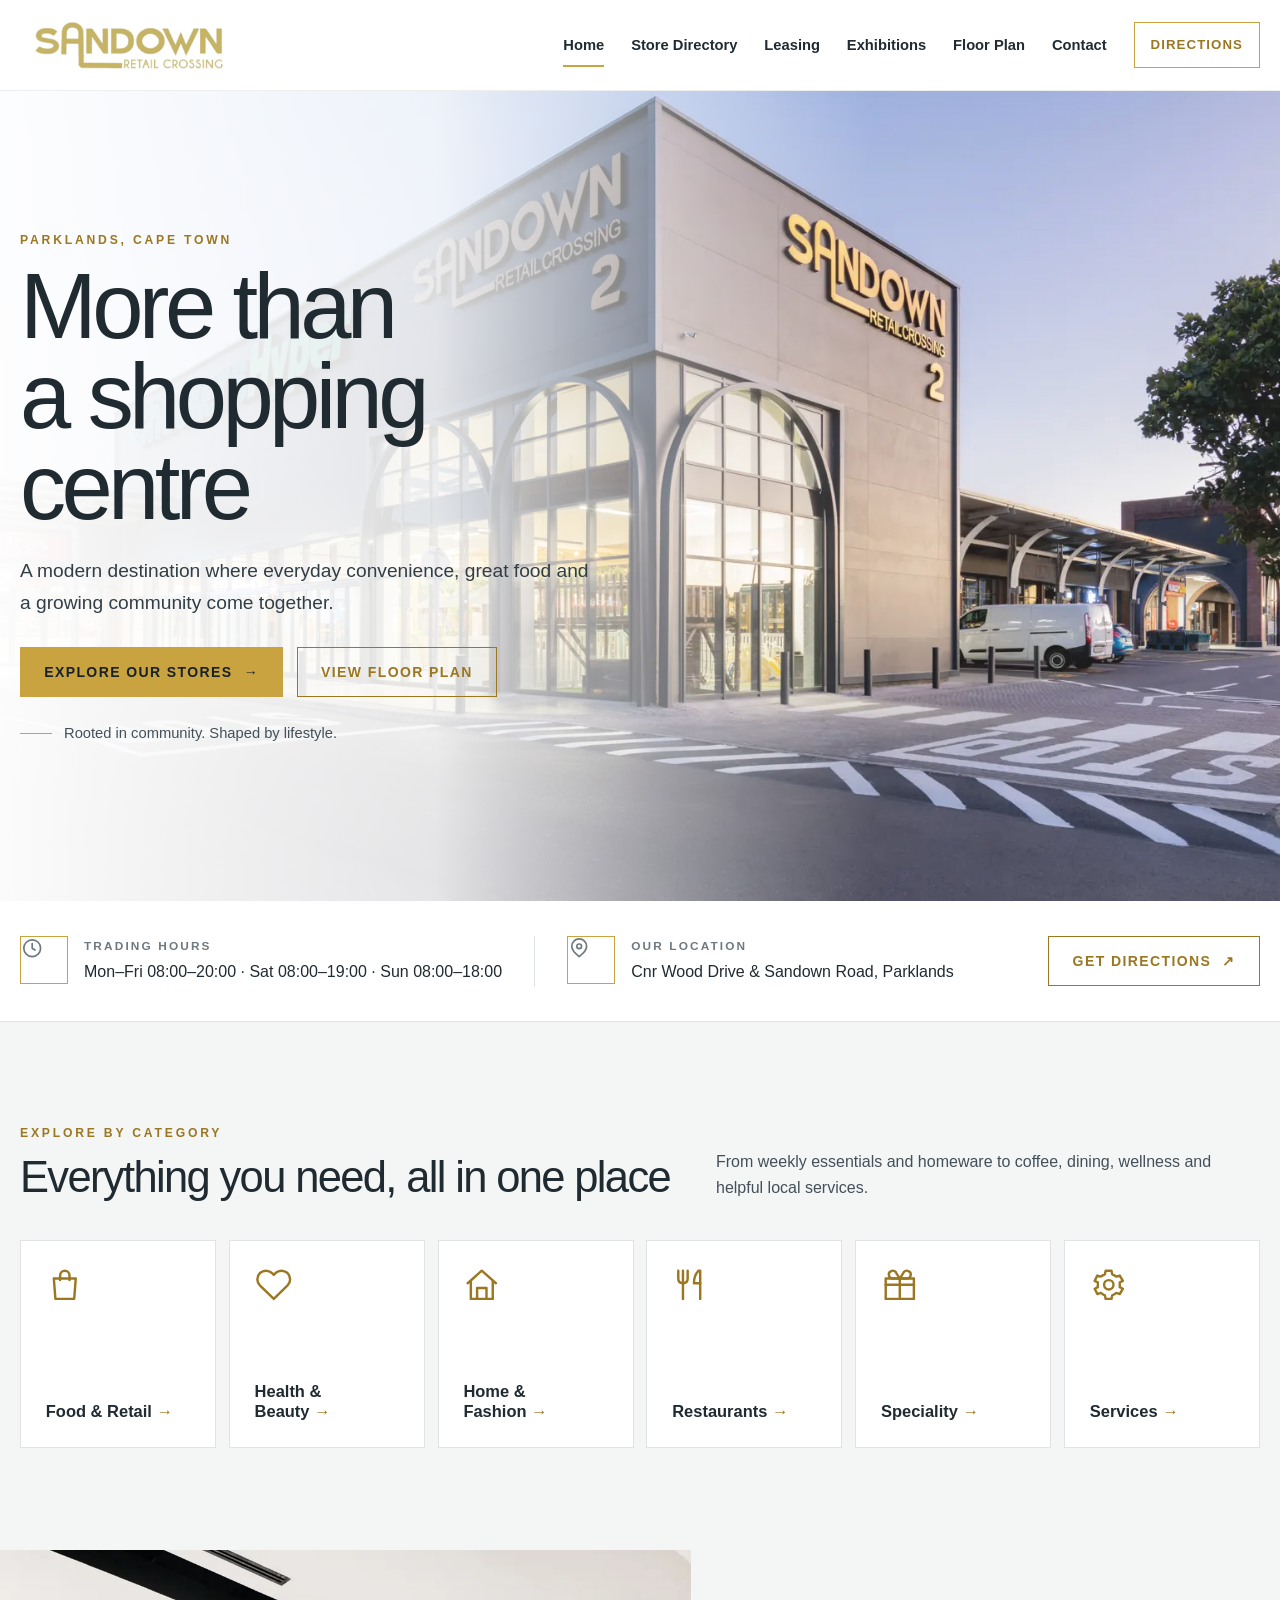
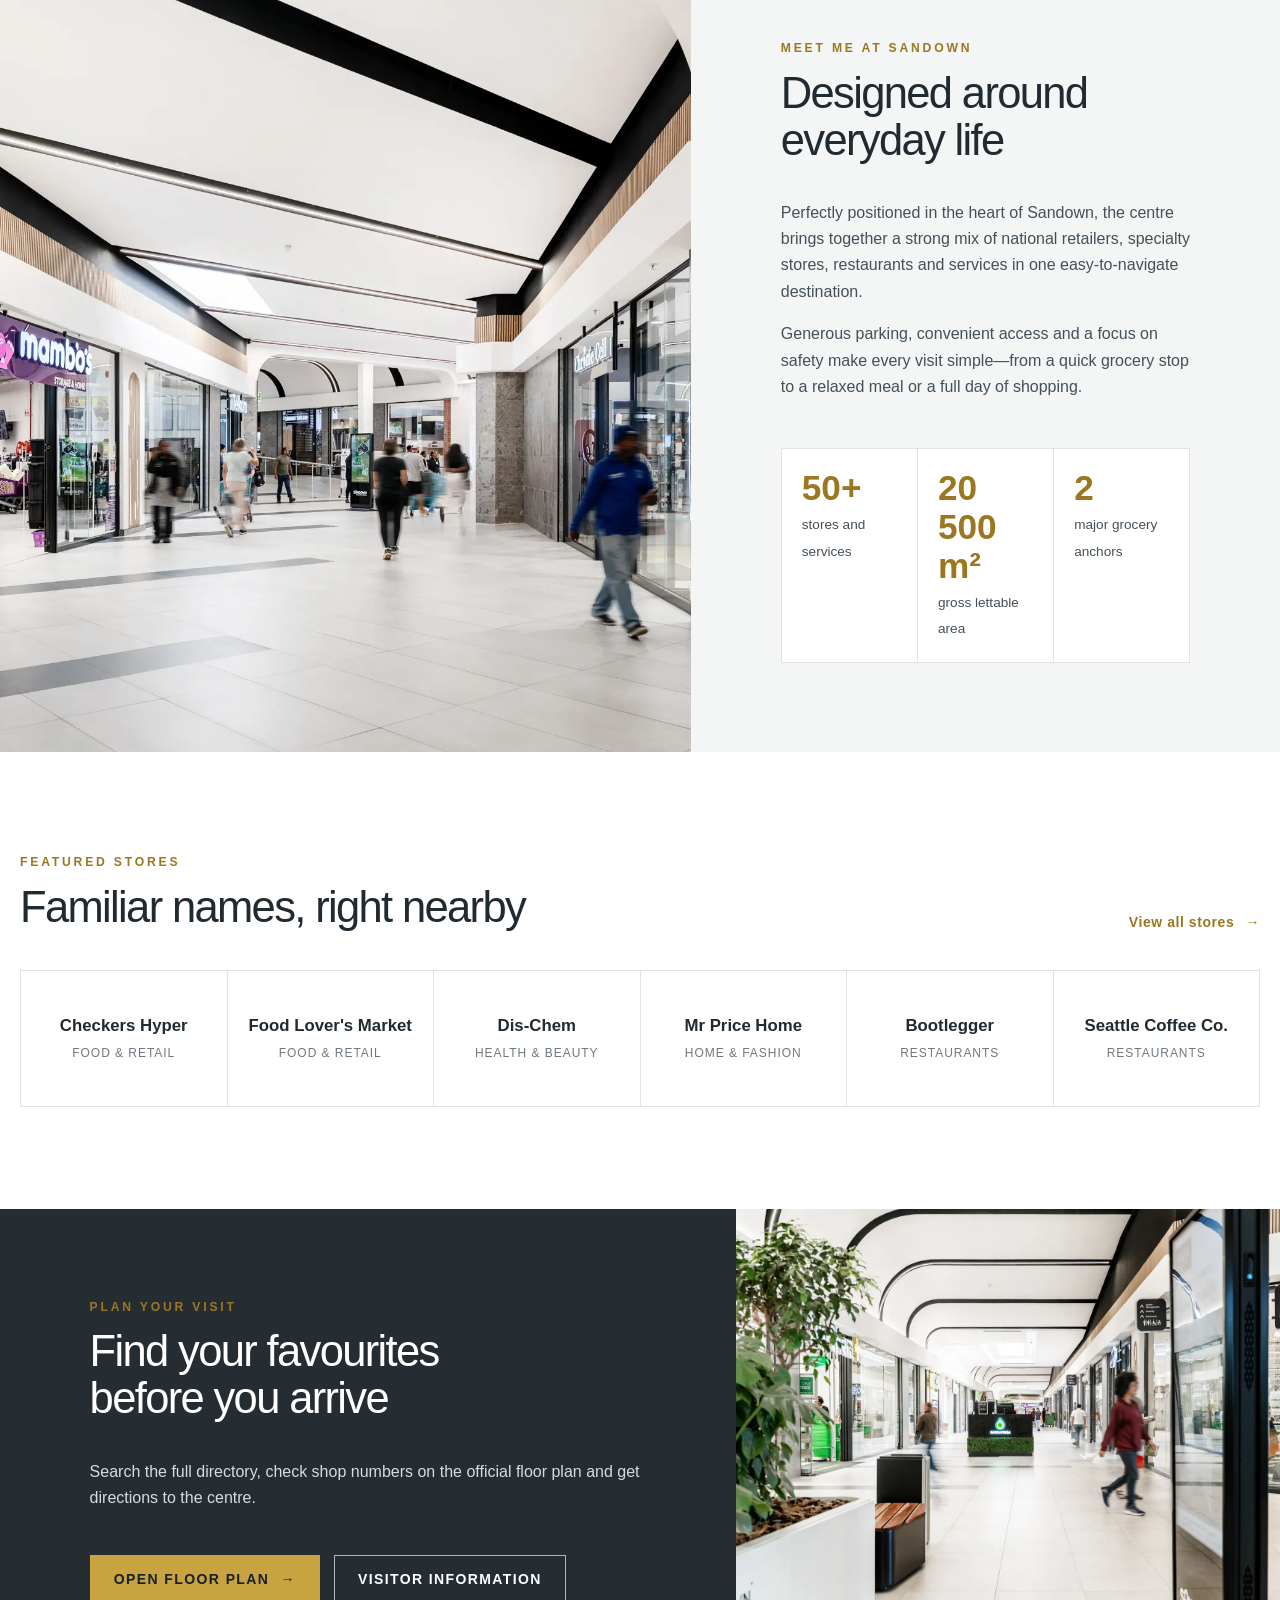
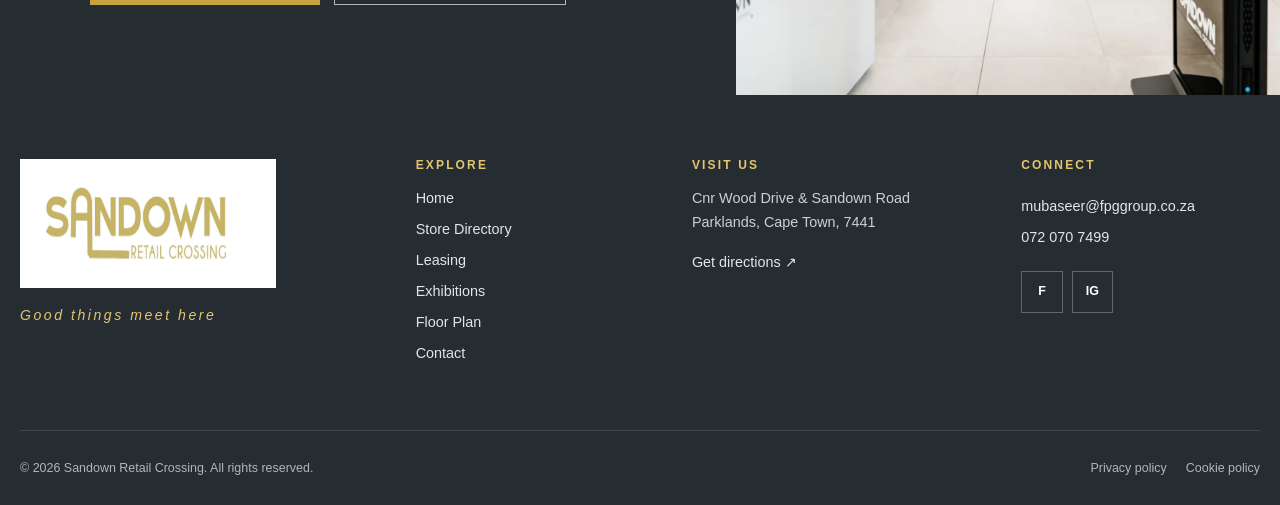
<file: index.html>
<!doctype html>
<html lang="en-ZA">

<head>
  <meta charset="utf-8">
  <meta name="viewport" content="width=device-width, initial-scale=1">
  <meta name="description"
    content="Shop, dine and connect at Sandown Retail Crossing in Parklands, Cape Town. Explore more than 50 stores, visitor information and the official floor plan.">
  <meta name="theme-color" content="#252d32">
  <title>Sandown Retail Crossing | Parklands, Cape Town</title>
  <link rel="icon" href="assets/favicon.svg" type="image/svg+xml">
  <link rel="preload" href="assets/centre-hero.webp" as="image" fetchpriority="high">
  <link rel="stylesheet" href="assets/styles.css">
  <script defer src="assets/stores.js"></script>
  <script defer src="assets/app.js"></script>
</head>

<body>
  <a class="skip-link" href="#main">Skip to content</a>
  <div data-site-header></div>

  <main id="main">
    <section class="hero" aria-labelledby="home-title">
      <div class="hero__inner">
        <div class="hero__content">
          <p class="eyebrow">Parklands, Cape Town</p>
          <h1 id="home-title">More than a shopping centre</h1>
          <p class="hero__lede">A modern destination where everyday convenience, great food and a growing community come
            together.</p>
          <div class="button-row">
            <a class="button" href="/store-directory/">Explore our stores <span aria-hidden="true">→</span></a>
            <a class="button button--outline" href="/floor-plan/">View floor plan</a>
          </div>
          <p class="hero__note">Rooted in community. Shaped by lifestyle.</p>
        </div>
      </div>
    </section>

    <section class="visit-strip" aria-label="Visitor information">
      <div class="visit-strip__inner shell">
        <div class="visit-item">
          <span class="visit-icon" aria-hidden="true">
            <svg viewBox="0 0 24 24">
              <circle cx="12" cy="12" r="9"></circle>
              <path d="M12 7v5l3 2"></path>
            </svg>
          </span>
          <p><span>Trading hours</span>Mon–Fri 08:00–20:00 · Sat 08:00–19:00 · Sun 08:00–18:00</p>
        </div>
        <div class="visit-item">
          <span class="visit-icon" aria-hidden="true">
            <svg viewBox="0 0 24 24">
              <path d="M20 10c0 5-8 11-8 11S4 15 4 10a8 8 0 1 1 16 0Z"></path>
              <circle cx="12" cy="10" r="2.5"></circle>
            </svg>
          </span>
          <p><span>Our location</span>Cnr Wood Drive &amp; Sandown Road, Parklands</p>
        </div>
        <a class="button button--outline"
          href="https://www.google.com/maps/dir/?api=1&amp;destination=Sandown+Retail+Crossing%2C+Cnr+Wood+Drive+and+Sandown+Road%2C+Parklands%2C+Cape+Town%2C+7441"
          target="_blank" rel="noreferrer">Get directions <span aria-hidden="true">↗</span></a>
      </div>
    </section>

    <section class="section section--mist" aria-labelledby="categories-title">
      <div class="shell">
        <div class="section-heading reveal">
          <div>
            <p class="eyebrow">Explore by category</p>
            <h2 id="categories-title">Everything you need, all in one place</h2>
          </div>
          <p class="section-heading__intro">From weekly essentials and homeware to coffee, dining, wellness and helpful
            local services.</p>
        </div>

        <div class="category-grid">
          <a class="category-card reveal" href="/store-directory/?category=Food%20%26%20Retail">
            <svg viewBox="0 0 24 24" aria-hidden="true">
              <path d="M5 8h14l-1 13H6L5 8Z"></path>
              <path d="M9 9V6a3 3 0 0 1 6 0v3"></path>
            </svg>
            <h3>Food &amp; Retail <span aria-hidden="true">→</span></h3>
          </a>
          <a class="category-card reveal" href="/store-directory/?category=Health%20%26%20Beauty">
            <svg viewBox="0 0 24 24" aria-hidden="true">
              <path
                d="M20.8 4.6a5.5 5.5 0 0 0-7.8 0L12 5.7l-1.1-1.1a5.5 5.5 0 0 0-7.8 7.8L12 21l8.8-8.6a5.5 5.5 0 0 0 0-7.8Z">
              </path>
            </svg>
            <h3>Health &amp; Beauty <span aria-hidden="true">→</span></h3>
          </a>
          <a class="category-card reveal" href="/store-directory/?category=Home%20%26%20Fashion">
            <svg viewBox="0 0 24 24" aria-hidden="true">
              <path d="m3 11 9-8 9 8"></path>
              <path d="M5 10v11h14V10"></path>
              <path d="M9 21v-7h6v7"></path>
            </svg>
            <h3>Home &amp; Fashion <span aria-hidden="true">→</span></h3>
          </a>
          <a class="category-card reveal" href="/store-directory/?category=Restaurants">
            <svg viewBox="0 0 24 24" aria-hidden="true">
              <path d="M7 3v8"></path>
              <path d="M4 3v5c0 2 1 3 3 3s3-1 3-3V3"></path>
              <path d="M7 11v10"></path>
              <path d="M17 3c-2 2-3 5-3 8h4V3h-1Z"></path>
              <path d="M18 11v10"></path>
            </svg>
            <h3>Restaurants <span aria-hidden="true">→</span></h3>
          </a>
          <a class="category-card reveal" href="/store-directory/?category=Speciality">
            <svg viewBox="0 0 24 24" aria-hidden="true">
              <rect x="3" y="8" width="18" height="13"></rect>
              <path d="M12 8v13"></path>
              <path d="M3 12h18"></path>
              <path d="M12 8H7.5a2.5 2.5 0 1 1 2.3-3.5L12 8Z"></path>
              <path d="M12 8h4.5a2.5 2.5 0 1 0-2.3-3.5L12 8Z"></path>
            </svg>
            <h3>Speciality <span aria-hidden="true">→</span></h3>
          </a>
          <a class="category-card reveal" href="/store-directory/?category=Services">
            <svg viewBox="0 0 24 24" aria-hidden="true">
              <circle cx="12" cy="12" r="3"></circle>
              <path
                d="M19 13.5v-3l2-1-2-3.4-2.2.7a8 8 0 0 0-2.6-1.5L13.7 3H10l-.5 2.3a8 8 0 0 0-2.6 1.5L4.7 6.1 3 9.5l2 1v3l-2 1 1.7 3.4 2.2-.7a8 8 0 0 0 2.6 1.5l.5 2.3h3.7l.5-2.3a8 8 0 0 0 2.6-1.5l2.2.7 2-3.4-2-1Z">
              </path>
            </svg>
            <h3>Services <span aria-hidden="true">→</span></h3>
          </a>
        </div>
      </div>
    </section>

    <section class="feature-split" aria-labelledby="about-title">
      <div class="feature-split__image" role="img" aria-label="The bright, modern interior of Sandown Retail Crossing">
      </div>
      <div class="feature-split__content reveal">
        <p class="eyebrow">Meet me at Sandown</p>
        <h2 id="about-title">Designed around everyday life</h2>
        <p>Perfectly positioned in the heart of Sandown, the centre brings together a strong mix of national retailers,
          specialty stores, restaurants and services in one easy-to-navigate destination.</p>
        <p>Generous parking, convenient access and a focus on safety make every visit simple—from a quick grocery stop
          to a relaxed meal or a full day of shopping.</p>
        <div class="stat-grid" aria-label="Centre facts">
          <div class="stat"><strong>50+</strong><span>stores and services</span></div>
          <div class="stat"><strong>20 500 m²</strong><span>gross lettable area</span></div>
          <div class="stat"><strong>2</strong><span>major grocery anchors</span></div>
        </div>
      </div>
    </section>

    <section class="section" aria-labelledby="featured-title">
      <div class="shell">
        <div class="section-heading reveal">
          <div>
            <p class="eyebrow">Featured stores</p>
            <h2 id="featured-title">Familiar names, right nearby</h2>
          </div>
          <a class="text-link" href="/store-directory/">View all stores <span aria-hidden="true">→</span></a>
        </div>
        <div class="brand-grid reveal">
          <div class="brand-tile">
            <div><strong>Checkers Hyper</strong><span>Food &amp; Retail</span></div>
          </div>
          <div class="brand-tile">
            <div><strong>Food Lover's Market</strong><span>Food &amp; Retail</span></div>
          </div>
          <div class="brand-tile">
            <div><strong>Dis-Chem</strong><span>Health &amp; Beauty</span></div>
          </div>
          <div class="brand-tile">
            <div><strong>Mr Price Home</strong><span>Home &amp; Fashion</span></div>
          </div>
          <div class="brand-tile">
            <div><strong>Bootlegger</strong><span>Restaurants</span></div>
          </div>
          <div class="brand-tile">
            <div><strong>Seattle Coffee Co.</strong><span>Restaurants</span></div>
          </div>
        </div>
      </div>
    </section>

    <section class="cta-band" aria-labelledby="visit-title">
      <div class="cta-band__content reveal">
        <p class="eyebrow">Plan your visit</p>
        <h2 id="visit-title">Find your favourites before you arrive</h2>
        <p>Search the full directory, check shop numbers on the official floor plan and get directions to the centre.
        </p>
        <div class="button-row">
          <a class="button" href="/floor-plan/">Open floor plan <span aria-hidden="true">→</span></a>
          <a class="button button--light" href="/contact/">Visitor information</a>
        </div>
      </div>
      <div class="cta-band__image" role="img" aria-label="Shoppers walking through Sandown Retail Crossing"></div>
    </section>
  </main>

  <div data-site-footer></div>
</body>

</html>
</file>
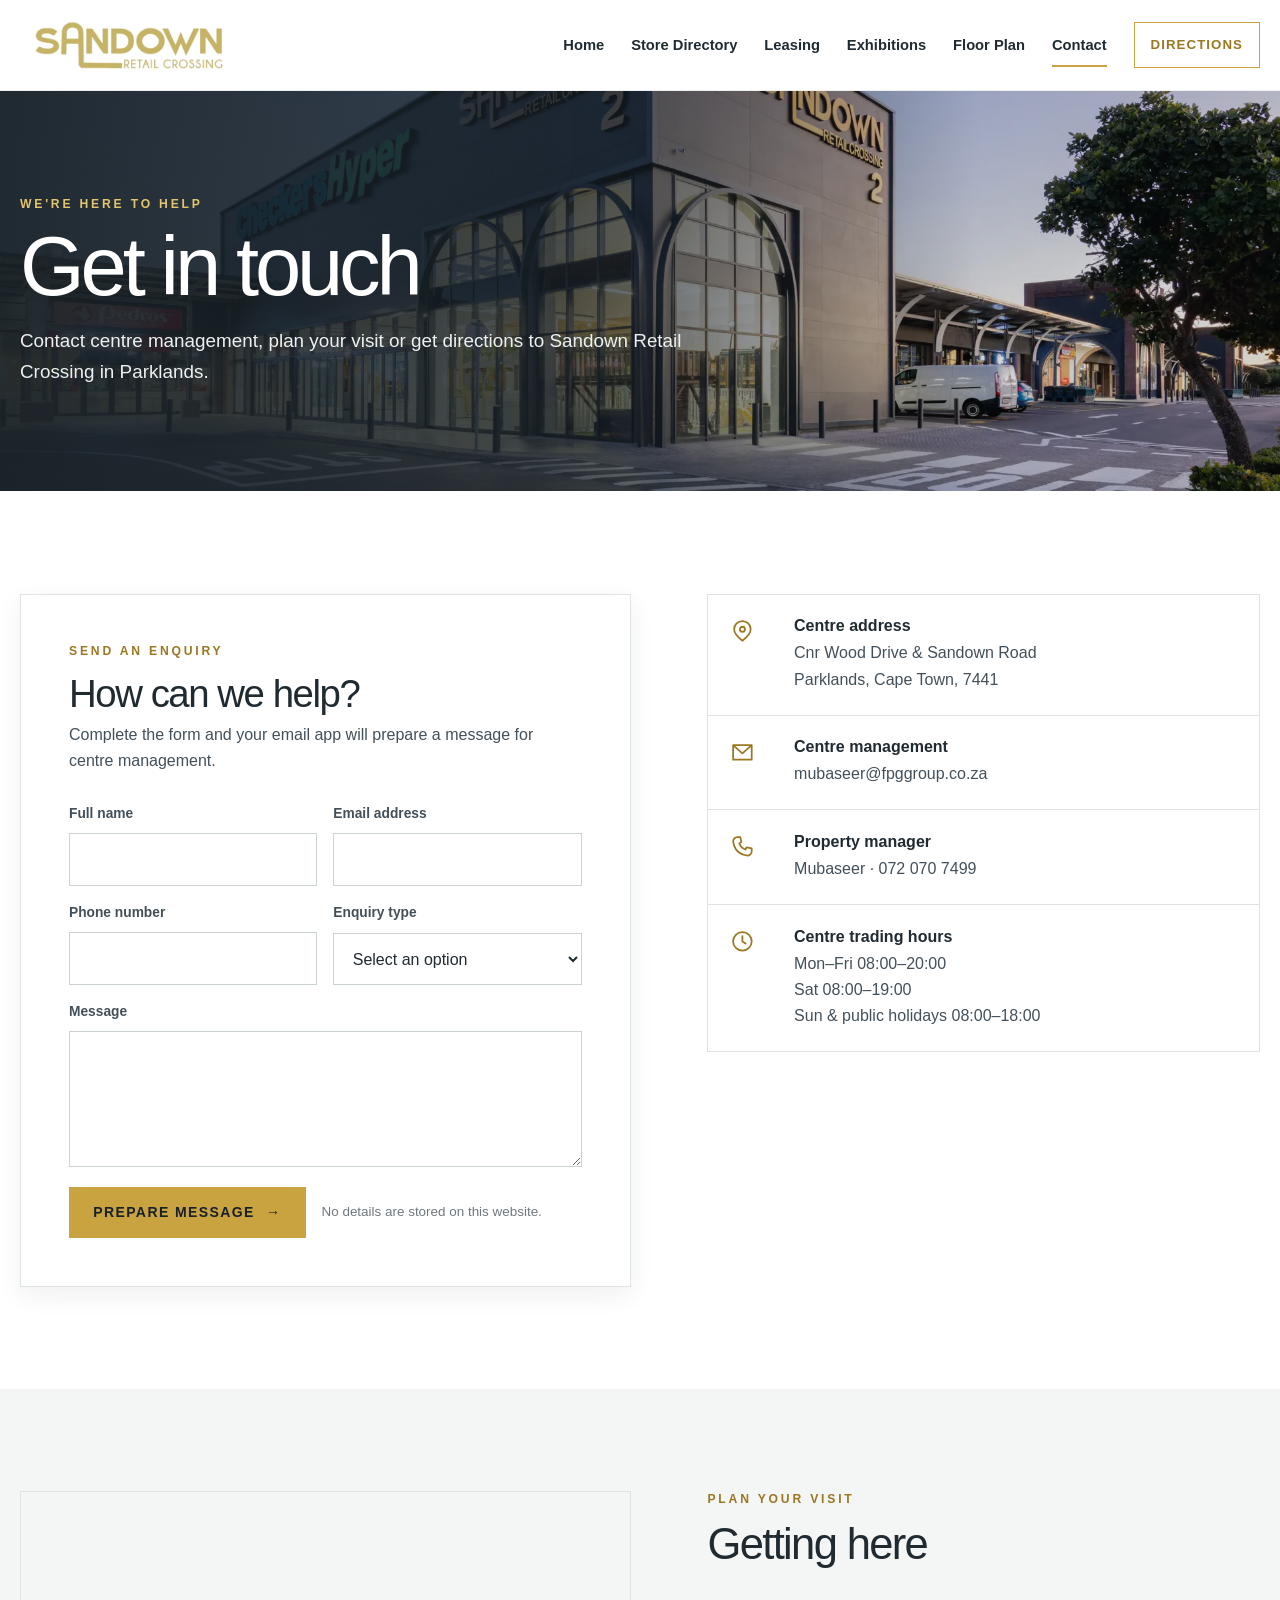
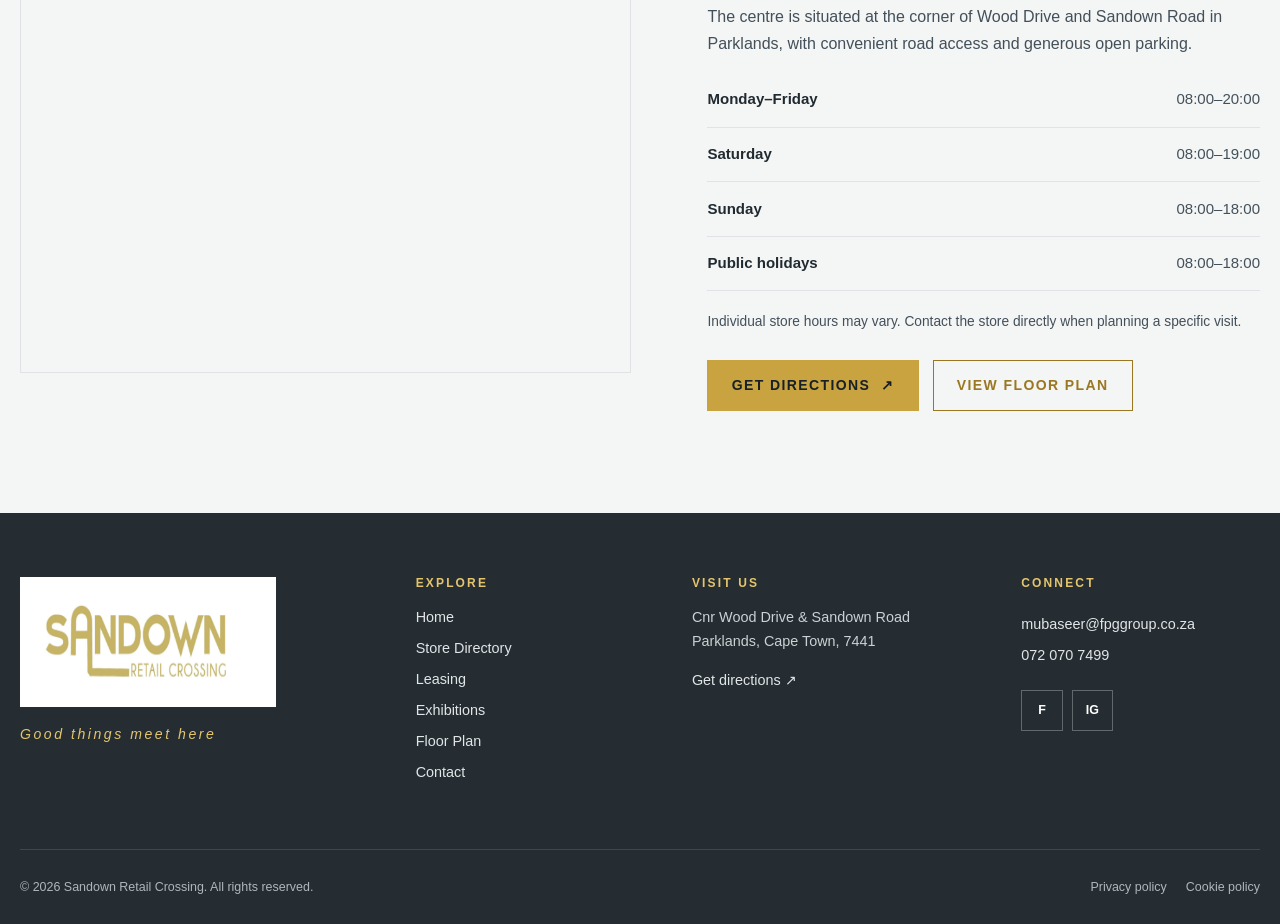
<file: contact/index.html>
<!doctype html>
<html lang="en-ZA">
  <head>
    <meta charset="utf-8">
    <meta name="viewport" content="width=device-width, initial-scale=1">
    <meta name="description" content="Contact Sandown Retail Crossing, check trading hours and get directions to the centre in Parklands, Cape Town.">
    <meta name="theme-color" content="#252d32">
    <title>Contact &amp; Visitor Information | Sandown Retail Crossing</title>
    <link rel="icon" href="../assets/favicon.svg" type="image/svg+xml">
    <link rel="stylesheet" href="../assets/styles.css">
    <script defer src="../assets/stores.js"></script>
    <script defer src="../assets/app.js"></script>
  </head>
  <body>
    <a class="skip-link" href="#main">Skip to content</a>
    <div data-site-header></div>

    <main id="main">
      <section class="page-hero" style="--hero-image:url('../assets/centre-hero.webp');--hero-position:center 55%;" aria-labelledby="page-title">
        <div class="page-hero__inner">
          <p class="eyebrow">We're here to help</p>
          <h1 id="page-title">Get in touch</h1>
          <p>Contact centre management, plan your visit or get directions to Sandown Retail Crossing in Parklands.</p>
        </div>
      </section>

      <section class="section" aria-labelledby="contact-title">
        <div class="shell contact-grid">
          <form class="form-panel reveal" data-mailto="mubaseer@fpggroup.co.za" data-subject="Website enquiry — Sandown Retail Crossing">
            <p class="eyebrow">Send an enquiry</p>
            <h2 id="contact-title">How can we help?</h2>
            <p class="form-intro">Complete the form and your email app will prepare a message for centre management.</p>
            <div class="field-grid">
              <div class="field">
                <label for="contact-name">Full name</label>
                <input id="contact-name" name="full-name" autocomplete="name" required>
              </div>
              <div class="field">
                <label for="contact-email">Email address</label>
                <input id="contact-email" name="email" type="email" autocomplete="email" required>
              </div>
              <div class="field">
                <label for="contact-phone">Phone number</label>
                <input id="contact-phone" name="phone" type="tel" autocomplete="tel">
              </div>
              <div class="field">
                <label for="contact-type">Enquiry type</label>
                <select id="contact-type" name="enquiry-type" required>
                  <option value="">Select an option</option>
                  <option>General enquiry</option>
                  <option>Visitor assistance</option>
                  <option>Store information</option>
                  <option>Centre management</option>
                  <option>Feedback</option>
                </select>
              </div>
              <div class="field field--full">
                <label for="contact-message">Message</label>
                <textarea id="contact-message" name="message" required></textarea>
              </div>
            </div>
            <div class="form-actions">
              <button class="button" type="submit">Prepare message <span aria-hidden="true">→</span></button>
              <p class="form-note">No details are stored on this website.</p>
            </div>
            <p class="form-status" data-form-status aria-live="polite"></p>
          </form>

          <div class="contact-list reveal" aria-label="Contact details">
            <article class="contact-item">
              <svg viewBox="0 0 24 24" aria-hidden="true"><path d="M20 10c0 5-8 11-8 11S4 15 4 10a8 8 0 1 1 16 0Z"></path><circle cx="12" cy="10" r="2.5"></circle></svg>
              <div><h3>Centre address</h3><p>Cnr Wood Drive &amp; Sandown Road<br>Parklands, Cape Town, 7441</p></div>
            </article>
            <article class="contact-item">
              <svg viewBox="0 0 24 24" aria-hidden="true"><rect x="3" y="5" width="18" height="14"></rect><path d="m4 6 8 7 8-7"></path></svg>
              <div><h3>Centre management</h3><a href="mailto:mubaseer@fpggroup.co.za">mubaseer@fpggroup.co.za</a></div>
            </article>
            <article class="contact-item">
              <svg viewBox="0 0 24 24" aria-hidden="true"><path d="M7 3h3l1 5-2 1c1 3 3 5 6 6l1-2 5 1v3c0 2-2 4-4 4C9 20 4 15 3 7c0-2 2-4 4-4Z"></path></svg>
              <div><h3>Property manager</h3><a href="tel:+27720707499">Mubaseer · 072 070 7499</a></div>
            </article>
            <article class="contact-item">
              <svg viewBox="0 0 24 24" aria-hidden="true"><circle cx="12" cy="12" r="9"></circle><path d="M12 7v5l3 2"></path></svg>
              <div><h3>Centre trading hours</h3><p>Mon–Fri 08:00–20:00<br>Sat 08:00–19:00<br>Sun &amp; public holidays 08:00–18:00</p></div>
            </article>
          </div>
        </div>
      </section>

      <section class="section section--mist" aria-labelledby="getting-here-title">
        <div class="shell contact-grid">
          <div class="map-panel reveal">
            <iframe title="Map showing Sandown Retail Crossing in Parklands, Cape Town" src="https://www.google.com/maps?q=Sandown%20Retail%20Crossing%2C%20Cnr%20Wood%20Drive%20%26%20Sandown%20Road%2C%20Parklands%2C%20Cape%20Town%2C%207441&amp;output=embed" loading="lazy" referrerpolicy="no-referrer-when-downgrade"></iframe>
          </div>
          <div class="content-copy reveal">
            <p class="eyebrow">Plan your visit</p>
            <h2 id="getting-here-title">Getting here</h2>
            <p>The centre is situated at the corner of Wood Drive and Sandown Road in Parklands, with convenient road access and generous open parking.</p>
            <table class="hours-table">
              <caption class="sr-only">Centre trading hours</caption>
              <tbody>
                <tr><th scope="row">Monday–Friday</th><td>08:00–20:00</td></tr>
                <tr><th scope="row">Saturday</th><td>08:00–19:00</td></tr>
                <tr><th scope="row">Sunday</th><td>08:00–18:00</td></tr>
                <tr><th scope="row">Public holidays</th><td>08:00–18:00</td></tr>
              </tbody>
            </table>
            <p class="plan-note">Individual store hours may vary. Contact the store directly when planning a specific visit.</p>
            <div class="button-row">
              <a class="button" href="https://www.google.com/maps/dir/?api=1&amp;destination=Sandown+Retail+Crossing%2C+Cnr+Wood+Drive+and+Sandown+Road%2C+Parklands%2C+Cape+Town%2C+7441" target="_blank" rel="noreferrer">Get directions <span aria-hidden="true">↗</span></a>
              <a class="button button--outline" href="/floor-plan/">View floor plan</a>
            </div>
          </div>
        </div>
      </section>
    </main>

    <div data-site-footer></div>
  </body>
</html>
</file>
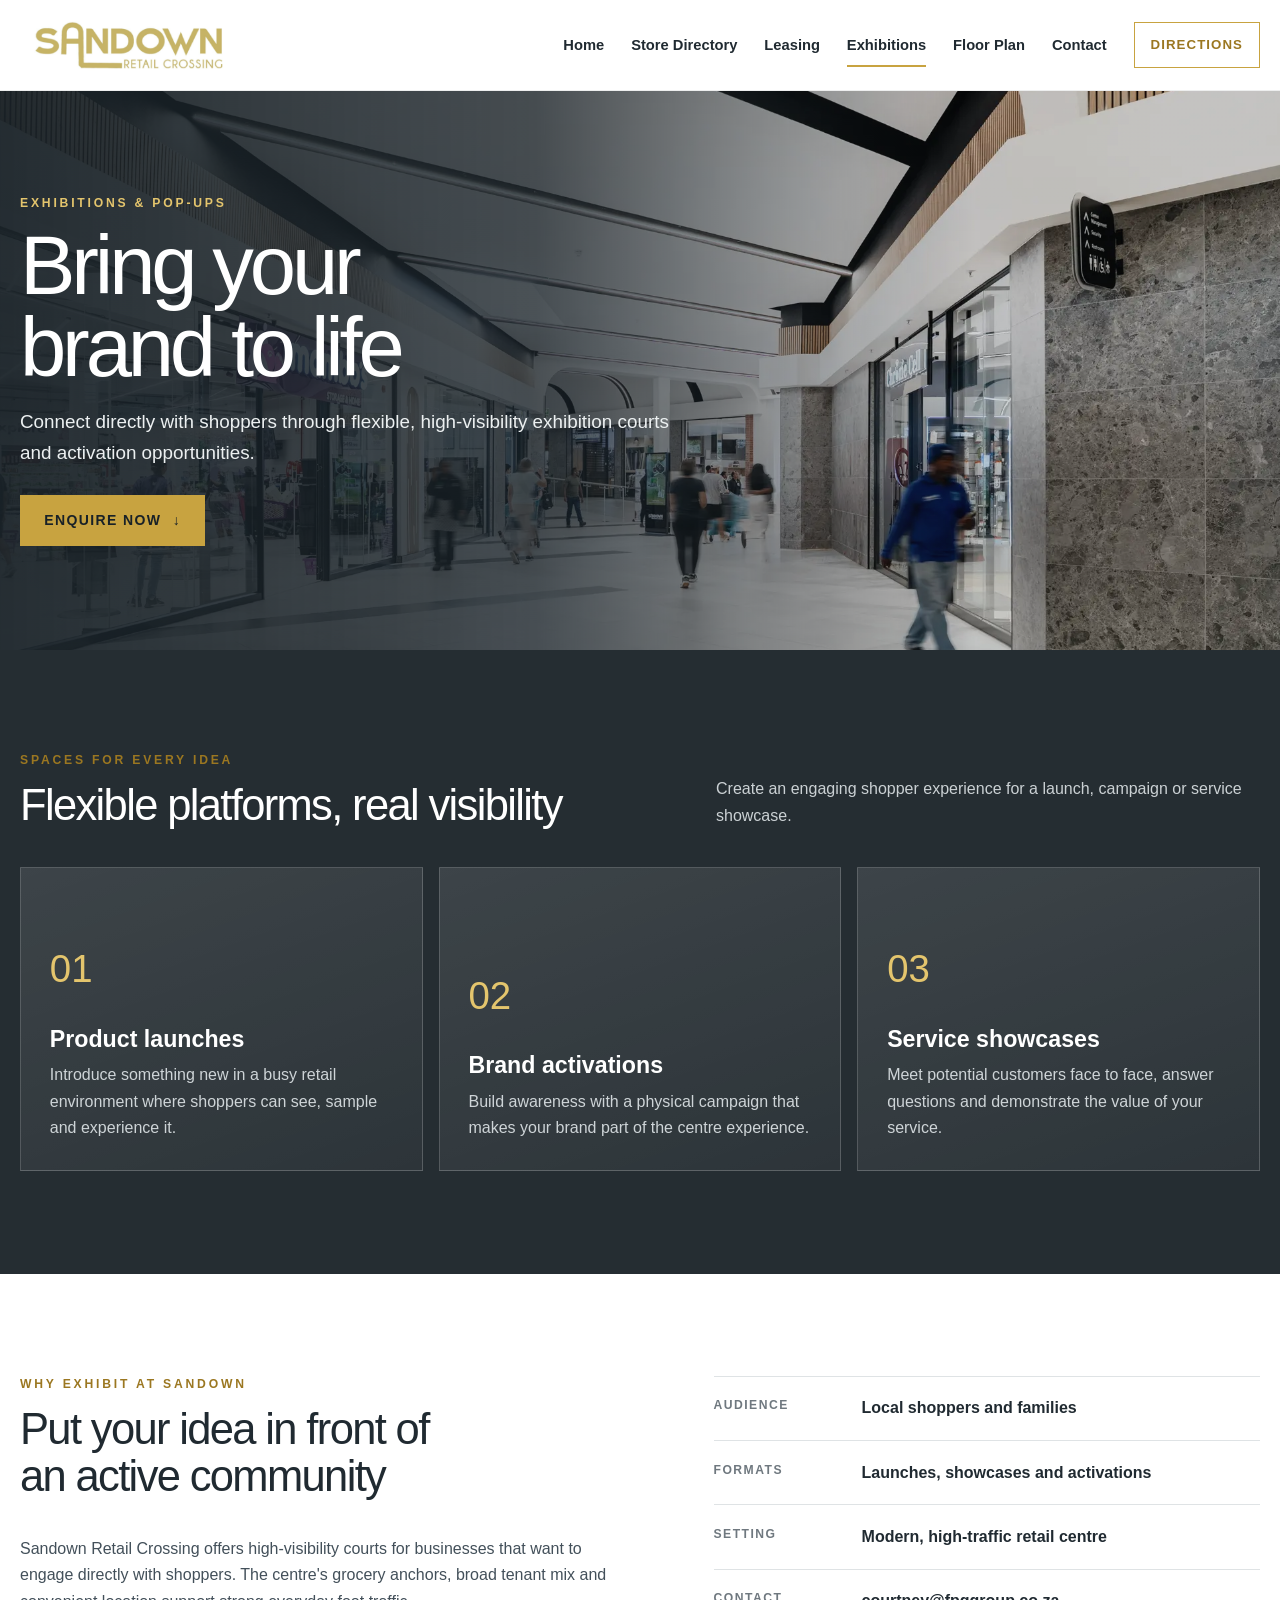
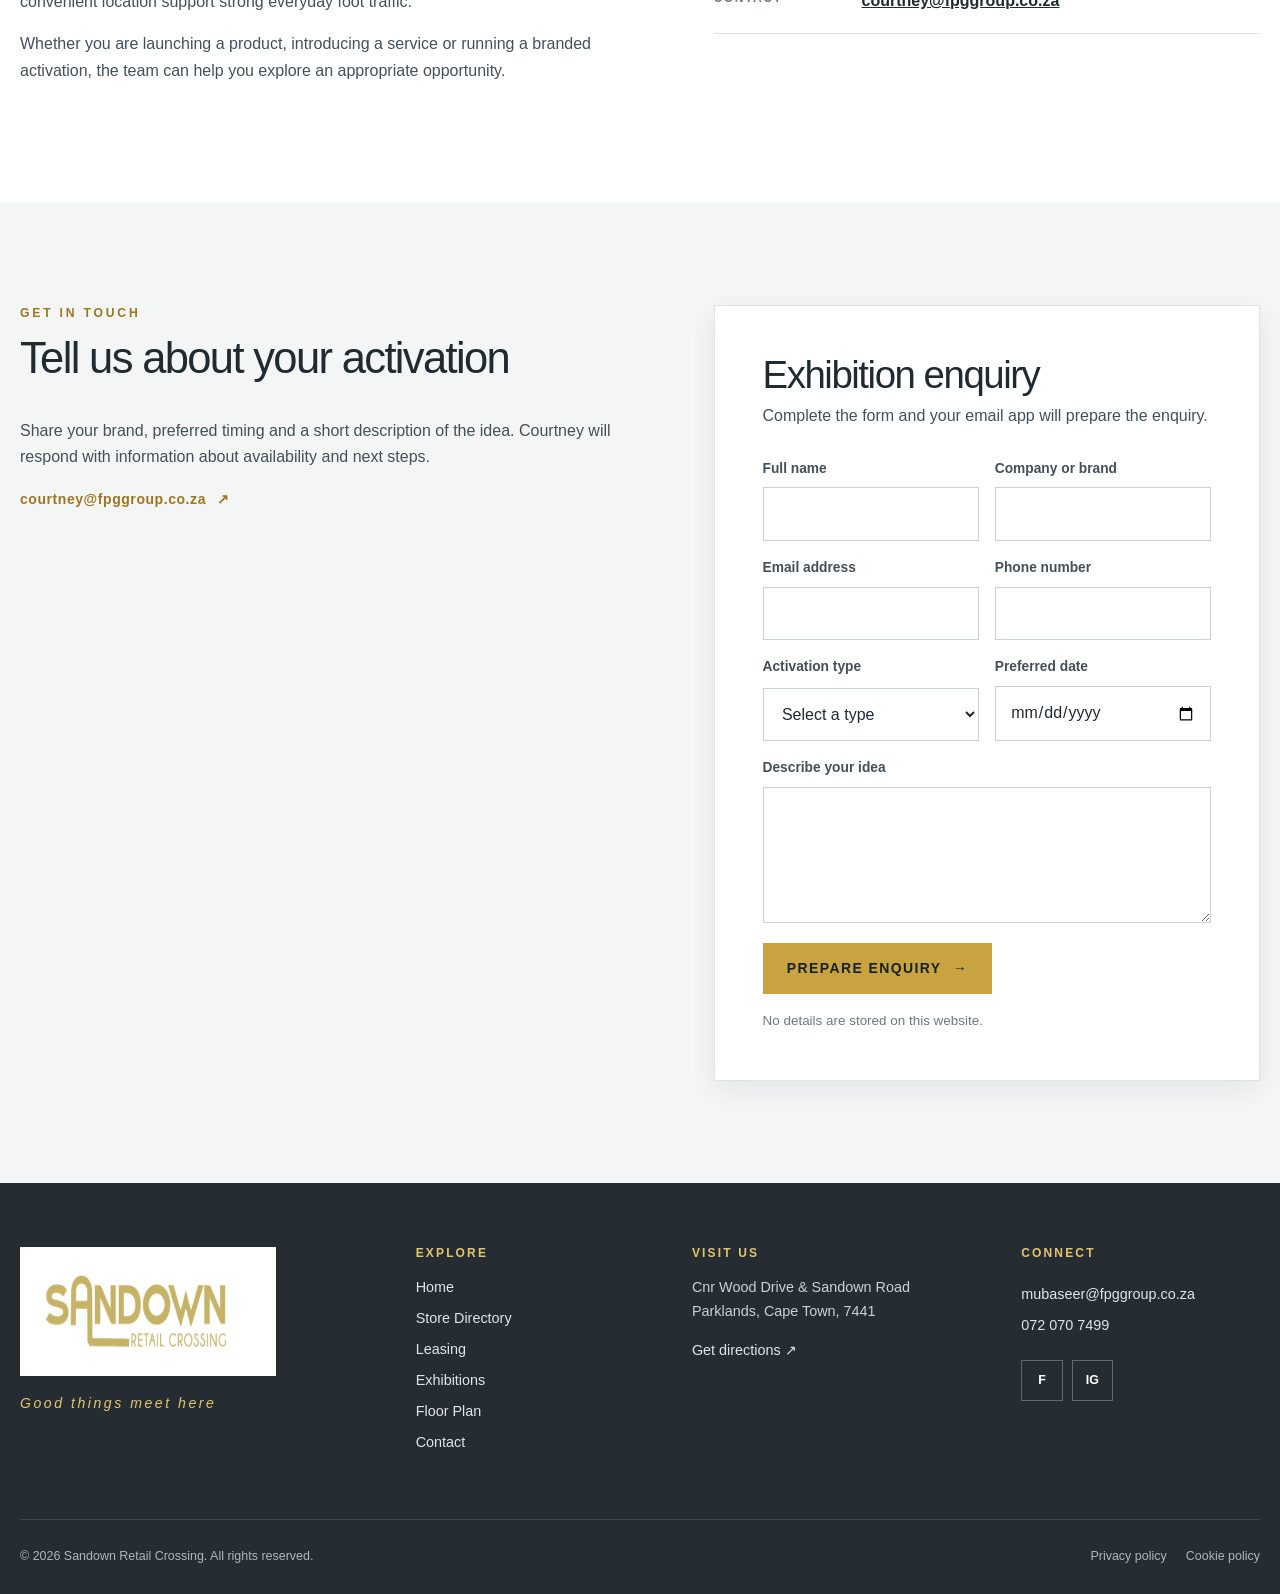
<file: exhibitions/index.html>
<!doctype html>
<html lang="en-ZA">
  <head>
    <meta charset="utf-8">
    <meta name="viewport" content="width=device-width, initial-scale=1">
    <meta name="description" content="Bring your brand to life with exhibition and activation opportunities at Sandown Retail Crossing in Parklands.">
    <meta name="theme-color" content="#252d32">
    <title>Exhibitions &amp; Activations | Sandown Retail Crossing</title>
    <link rel="icon" href="../assets/favicon.svg" type="image/svg+xml">
    <link rel="stylesheet" href="../assets/styles.css">
    <script defer src="../assets/stores.js"></script>
    <script defer src="../assets/app.js"></script>
  </head>
  <body>
    <a class="skip-link" href="#main">Skip to content</a>
    <div data-site-header></div>

    <main id="main">
      <section class="page-hero" style="--hero-image:url('../assets/centre-interior-1.webp');--hero-position:center 52%;" aria-labelledby="page-title">
        <div class="page-hero__inner">
          <p class="eyebrow">Exhibitions &amp; pop-ups</p>
          <h1 id="page-title">Bring your brand to life</h1>
          <p>Connect directly with shoppers through flexible, high-visibility exhibition courts and activation opportunities.</p>
          <div class="button-row">
            <a class="button" href="#exhibition-enquiry">Enquire now <span aria-hidden="true">↓</span></a>
          </div>
        </div>
      </section>

      <section class="section section--dark" aria-labelledby="spaces-title">
        <div class="shell">
          <div class="section-heading reveal">
            <div>
              <p class="eyebrow">Spaces for every idea</p>
              <h2 id="spaces-title">Flexible platforms, real visibility</h2>
            </div>
            <p class="section-heading__intro" style="color:#cbd1d4;">Create an engaging shopper experience for a launch, campaign or service showcase.</p>
          </div>
          <div class="use-case-grid">
            <article class="use-case-card reveal">
              <span aria-hidden="true">01</span>
              <h3>Product launches</h3>
              <p>Introduce something new in a busy retail environment where shoppers can see, sample and experience it.</p>
            </article>
            <article class="use-case-card reveal">
              <span aria-hidden="true">02</span>
              <h3>Brand activations</h3>
              <p>Build awareness with a physical campaign that makes your brand part of the centre experience.</p>
            </article>
            <article class="use-case-card reveal">
              <span aria-hidden="true">03</span>
              <h3>Service showcases</h3>
              <p>Meet potential customers face to face, answer questions and demonstrate the value of your service.</p>
            </article>
          </div>
        </div>
      </section>

      <section class="section" aria-labelledby="opportunity-title">
        <div class="shell content-grid">
          <div class="content-copy reveal">
            <p class="eyebrow">Why exhibit at Sandown</p>
            <h2 id="opportunity-title">Put your idea in front of an active community</h2>
            <p>Sandown Retail Crossing offers high-visibility courts for businesses that want to engage directly with shoppers. The centre's grocery anchors, broad tenant mix and convenient location support strong everyday foot traffic.</p>
            <p>Whether you are launching a product, introducing a service or running a branded activation, the team can help you explore an appropriate opportunity.</p>
          </div>
          <div class="fact-list reveal">
            <div class="fact-row"><span>Audience</span><strong>Local shoppers and families</strong></div>
            <div class="fact-row"><span>Formats</span><strong>Launches, showcases and activations</strong></div>
            <div class="fact-row"><span>Setting</span><strong>Modern, high-traffic retail centre</strong></div>
            <div class="fact-row"><span>Contact</span><strong><a href="mailto:courtney@fpggroup.co.za">courtney@fpggroup.co.za</a></strong></div>
          </div>
        </div>
      </section>

      <section class="section section--mist" id="exhibition-enquiry" aria-labelledby="exhibition-form-title">
        <div class="shell content-grid">
          <div class="content-copy reveal">
            <p class="eyebrow">Get in touch</p>
            <h2 id="exhibition-form-title">Tell us about your activation</h2>
            <p>Share your brand, preferred timing and a short description of the idea. Courtney will respond with information about availability and next steps.</p>
            <a class="text-link" href="mailto:courtney@fpggroup.co.za">courtney@fpggroup.co.za <span aria-hidden="true">↗</span></a>
          </div>

          <form class="form-panel reveal" data-mailto="courtney@fpggroup.co.za" data-subject="Exhibition enquiry — Sandown Retail Crossing">
            <h2>Exhibition enquiry</h2>
            <p class="form-intro">Complete the form and your email app will prepare the enquiry.</p>
            <div class="field-grid">
              <div class="field">
                <label for="event-name">Full name</label>
                <input id="event-name" name="full-name" autocomplete="name" required>
              </div>
              <div class="field">
                <label for="event-company">Company or brand</label>
                <input id="event-company" name="company-or-brand" autocomplete="organization" required>
              </div>
              <div class="field">
                <label for="event-email">Email address</label>
                <input id="event-email" name="email" type="email" autocomplete="email" required>
              </div>
              <div class="field">
                <label for="event-phone">Phone number</label>
                <input id="event-phone" name="phone" type="tel" autocomplete="tel">
              </div>
              <div class="field">
                <label for="event-type">Activation type</label>
                <select id="event-type" name="activation-type" required>
                  <option value="">Select a type</option>
                  <option>Product launch</option>
                  <option>Brand activation</option>
                  <option>Service showcase</option>
                  <option>Sampling or demonstration</option>
                  <option>Other</option>
                </select>
              </div>
              <div class="field">
                <label for="event-date">Preferred date</label>
                <input id="event-date" name="preferred-date" type="date">
              </div>
              <div class="field field--full">
                <label for="event-message">Describe your idea</label>
                <textarea id="event-message" name="activation-details" required></textarea>
              </div>
            </div>
            <div class="form-actions">
              <button class="button" type="submit">Prepare enquiry <span aria-hidden="true">→</span></button>
              <p class="form-note">No details are stored on this website.</p>
            </div>
            <p class="form-status" data-form-status aria-live="polite"></p>
          </form>
        </div>
      </section>
    </main>

    <div data-site-footer></div>
  </body>
</html>
</file>
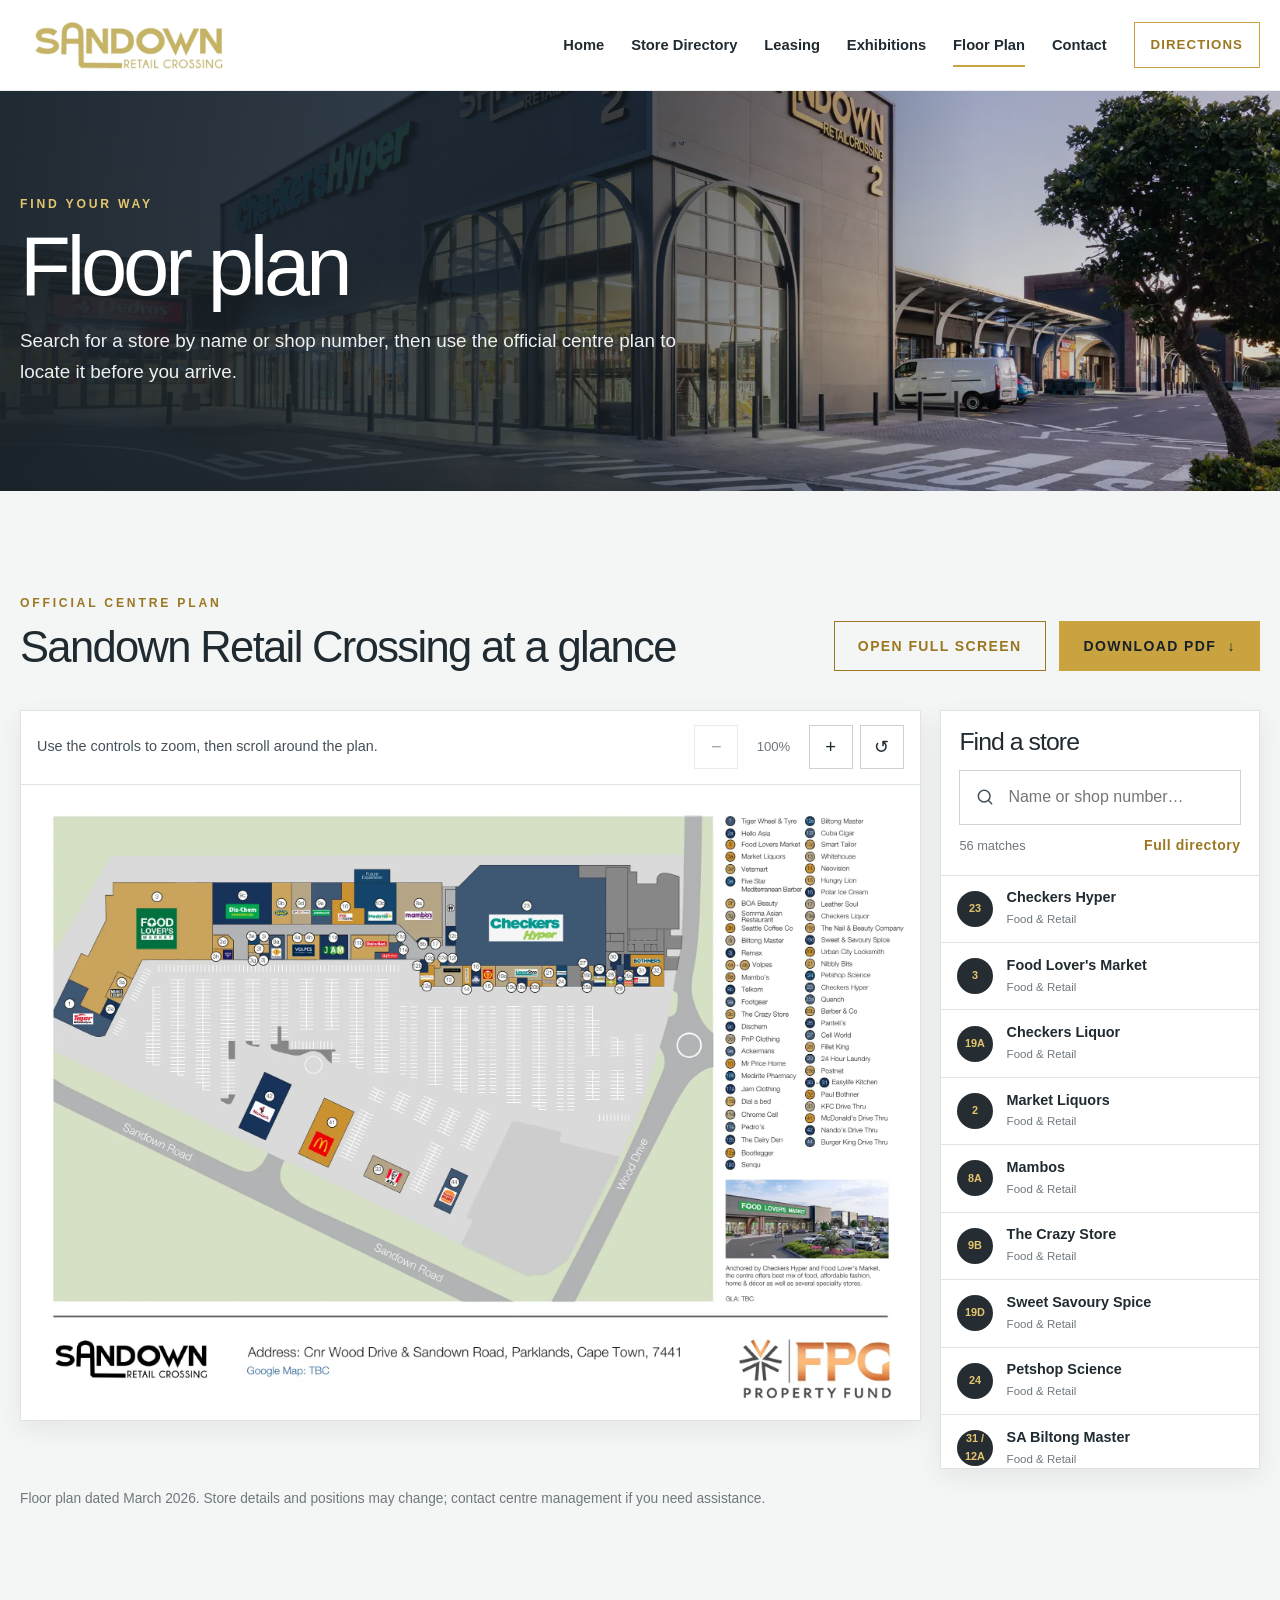
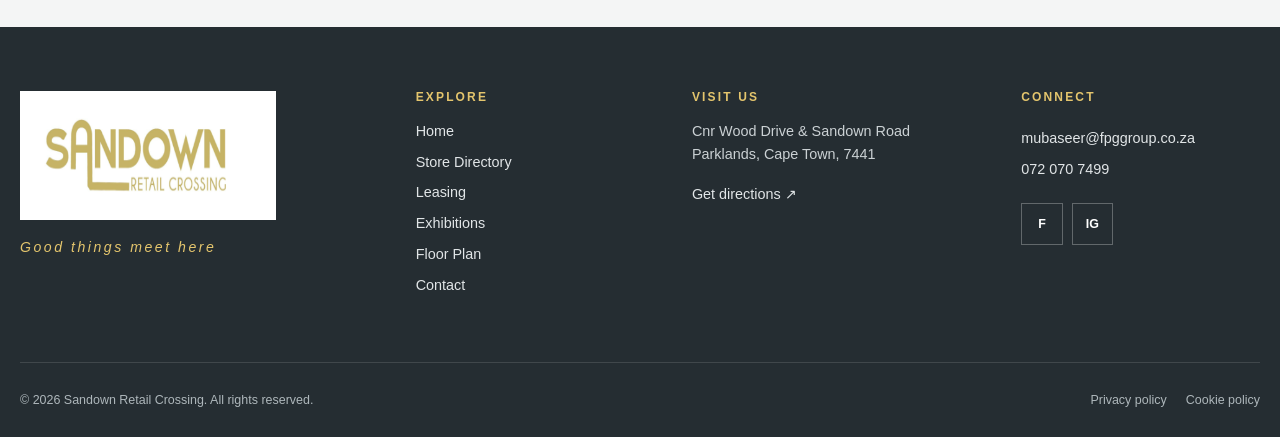
<file: floor-plan/index.html>
<!doctype html>
<html lang="en-ZA">
  <head>
    <meta charset="utf-8">
    <meta name="viewport" content="width=device-width, initial-scale=1">
    <meta name="description" content="View and search the official Sandown Retail Crossing floor plan to find stores, restaurants and services.">
    <meta name="theme-color" content="#252d32">
    <title>Floor Plan | Sandown Retail Crossing</title>
    <link rel="icon" href="../assets/favicon.svg" type="image/svg+xml">
    <link rel="preload" href="../assets/sandown-floorplan.webp" as="image">
    <link rel="stylesheet" href="../assets/styles.css">
    <script defer src="../assets/stores.js"></script>
    <script defer src="../assets/app.js"></script>
  </head>
  <body>
    <a class="skip-link" href="#main">Skip to content</a>
    <div data-site-header></div>

    <main id="main">
      <section class="page-hero" style="--hero-image:url('../assets/centre-hero.webp');--hero-position:center 58%;" aria-labelledby="page-title">
        <div class="page-hero__inner">
          <p class="eyebrow">Find your way</p>
          <h1 id="page-title">Floor plan</h1>
          <p>Search for a store by name or shop number, then use the official centre plan to locate it before you arrive.</p>
        </div>
      </section>

      <section class="section section--mist" aria-labelledby="plan-title">
        <div class="shell">
          <div class="section-heading">
            <div>
              <p class="eyebrow">Official centre plan</p>
              <h2 id="plan-title">Sandown Retail Crossing at a glance</h2>
            </div>
            <div class="button-row">
              <button class="button button--outline" type="button" data-plan-open>Open full screen</button>
              <a class="button" href="../assets/Sandown-Floorplan-Mar-2026.pdf" download>Download PDF <span aria-hidden="true">↓</span></a>
            </div>
          </div>

          <div class="floor-plan-layout">
            <div class="plan-panel reveal">
              <div class="plan-toolbar">
                <p style="margin:0;color:var(--ink-soft);font-size:.9rem;">Use the controls to zoom, then scroll around the plan.</p>
                <div class="zoom-controls" aria-label="Floor plan zoom controls">
                  <button class="icon-button" type="button" data-zoom-out aria-label="Zoom out">−</button>
                  <span class="zoom-value" data-zoom-value aria-live="polite">100%</span>
                  <button class="icon-button" type="button" data-zoom-in aria-label="Zoom in">+</button>
                  <button class="icon-button" type="button" data-zoom-reset aria-label="Reset zoom">↺</button>
                </div>
              </div>
              <div class="plan-viewport" data-plan-viewport tabindex="0" aria-label="Scrollable floor plan">
                <img src="../assets/sandown-floorplan.webp" width="2314" height="1637" alt="Official Sandown Retail Crossing floor plan showing store numbers, parking, Sandown Road and Wood Drive" data-plan-image>
              </div>
            </div>

            <aside class="plan-directory reveal" aria-labelledby="plan-search-title">
              <div class="plan-directory__head">
                <h2 id="plan-search-title">Find a store</h2>
                <label class="search-field">
                  <span class="sr-only">Search the floor plan directory</span>
                  <svg viewBox="0 0 24 24" aria-hidden="true"><circle cx="11" cy="11" r="7"></circle><path d="m20 20-4-4"></path></svg>
                  <input type="search" inputmode="search" autocomplete="off" placeholder="Name or shop number…" data-plan-search>
                </label>
                <div class="plan-directory__meta">
                  <p data-plan-count>Loading stores…</p>
                  <a class="text-link" href="/store-directory/">Full directory</a>
                </div>
              </div>
              <ul class="plan-store-list" data-plan-store-list></ul>
            </aside>
          </div>

          <p class="plan-note">Floor plan dated March 2026. Store details and positions may change; contact centre management if you need assistance.</p>
        </div>
      </section>

      <dialog class="plan-dialog" data-plan-dialog aria-labelledby="dialog-title">
        <div class="plan-dialog__bar">
          <strong id="dialog-title">Sandown Retail Crossing floor plan</strong>
          <button class="icon-button" type="button" data-plan-close aria-label="Close full-screen floor plan">×</button>
        </div>
        <div class="plan-dialog__body">
          <img src="../assets/sandown-floorplan.webp" width="2314" height="1637" alt="Official Sandown Retail Crossing floor plan">
        </div>
      </dialog>
    </main>

    <div data-site-footer></div>
  </body>
</html>
</file>
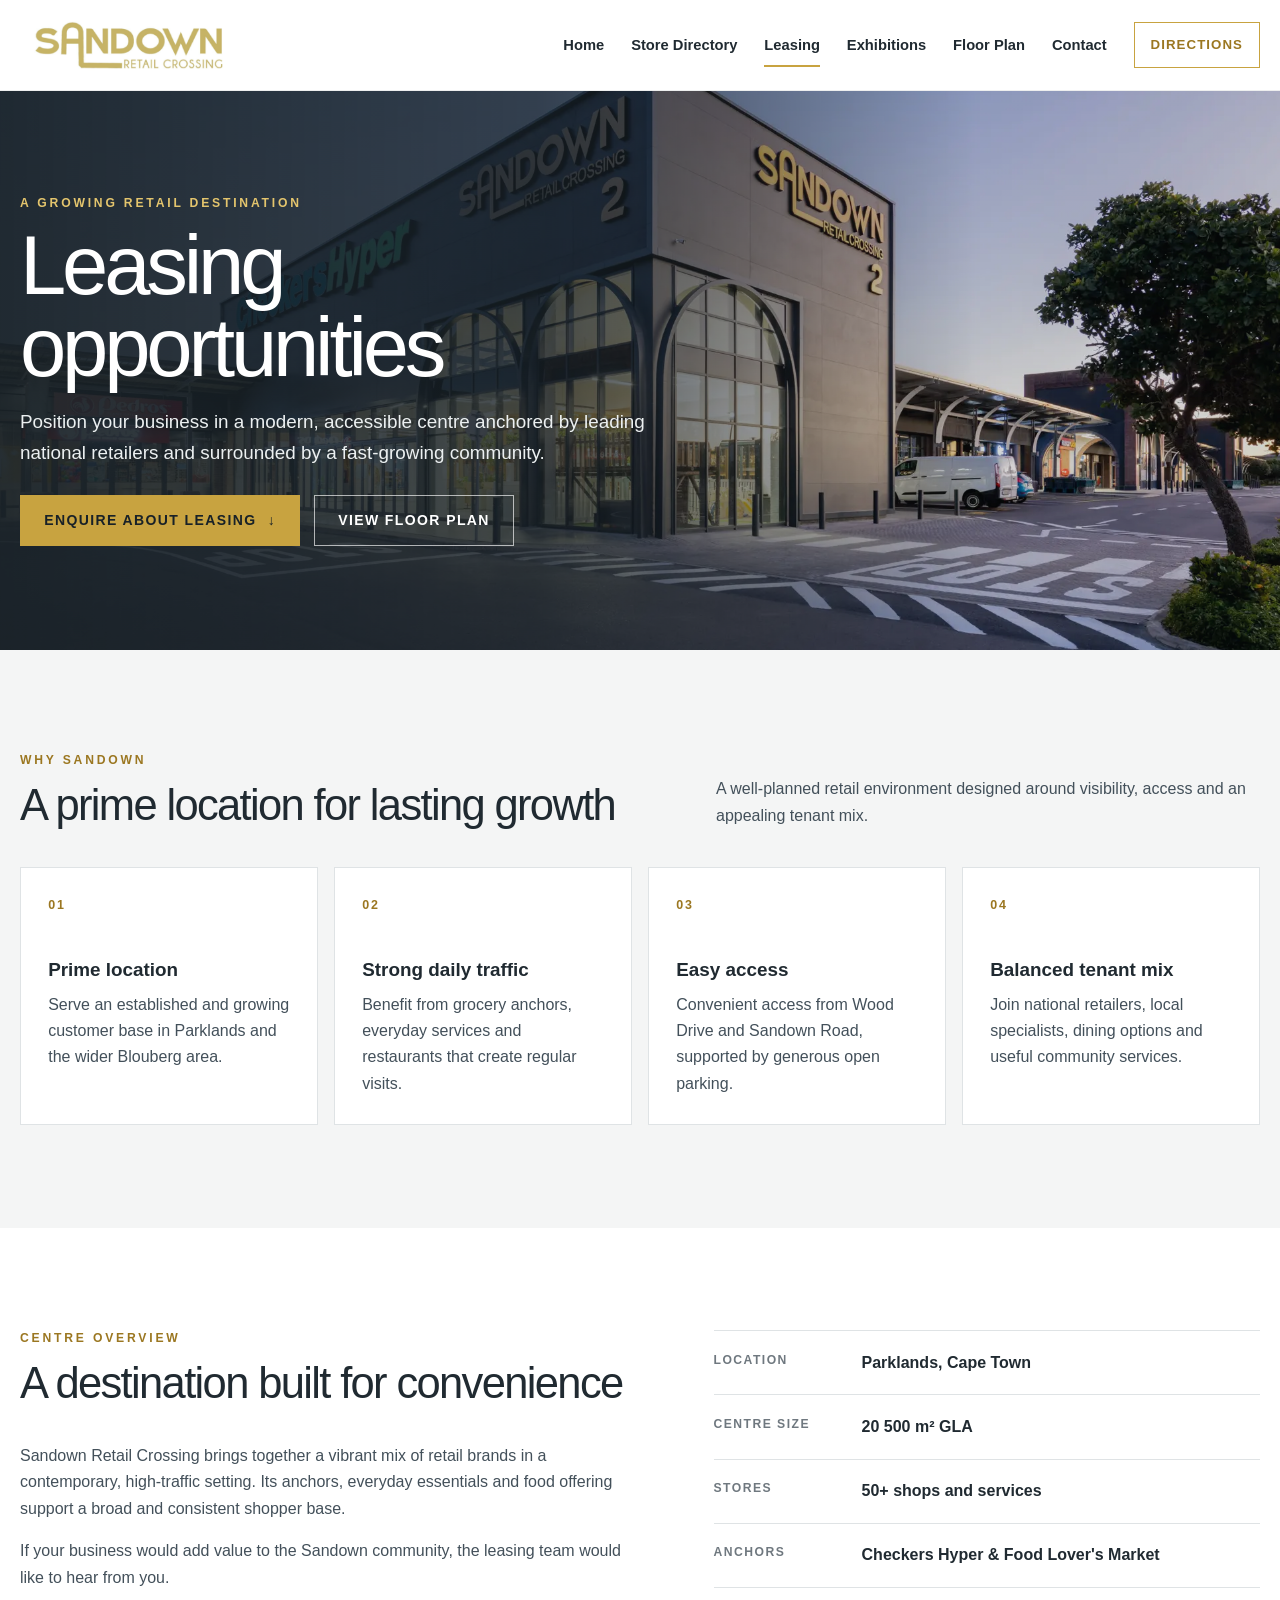
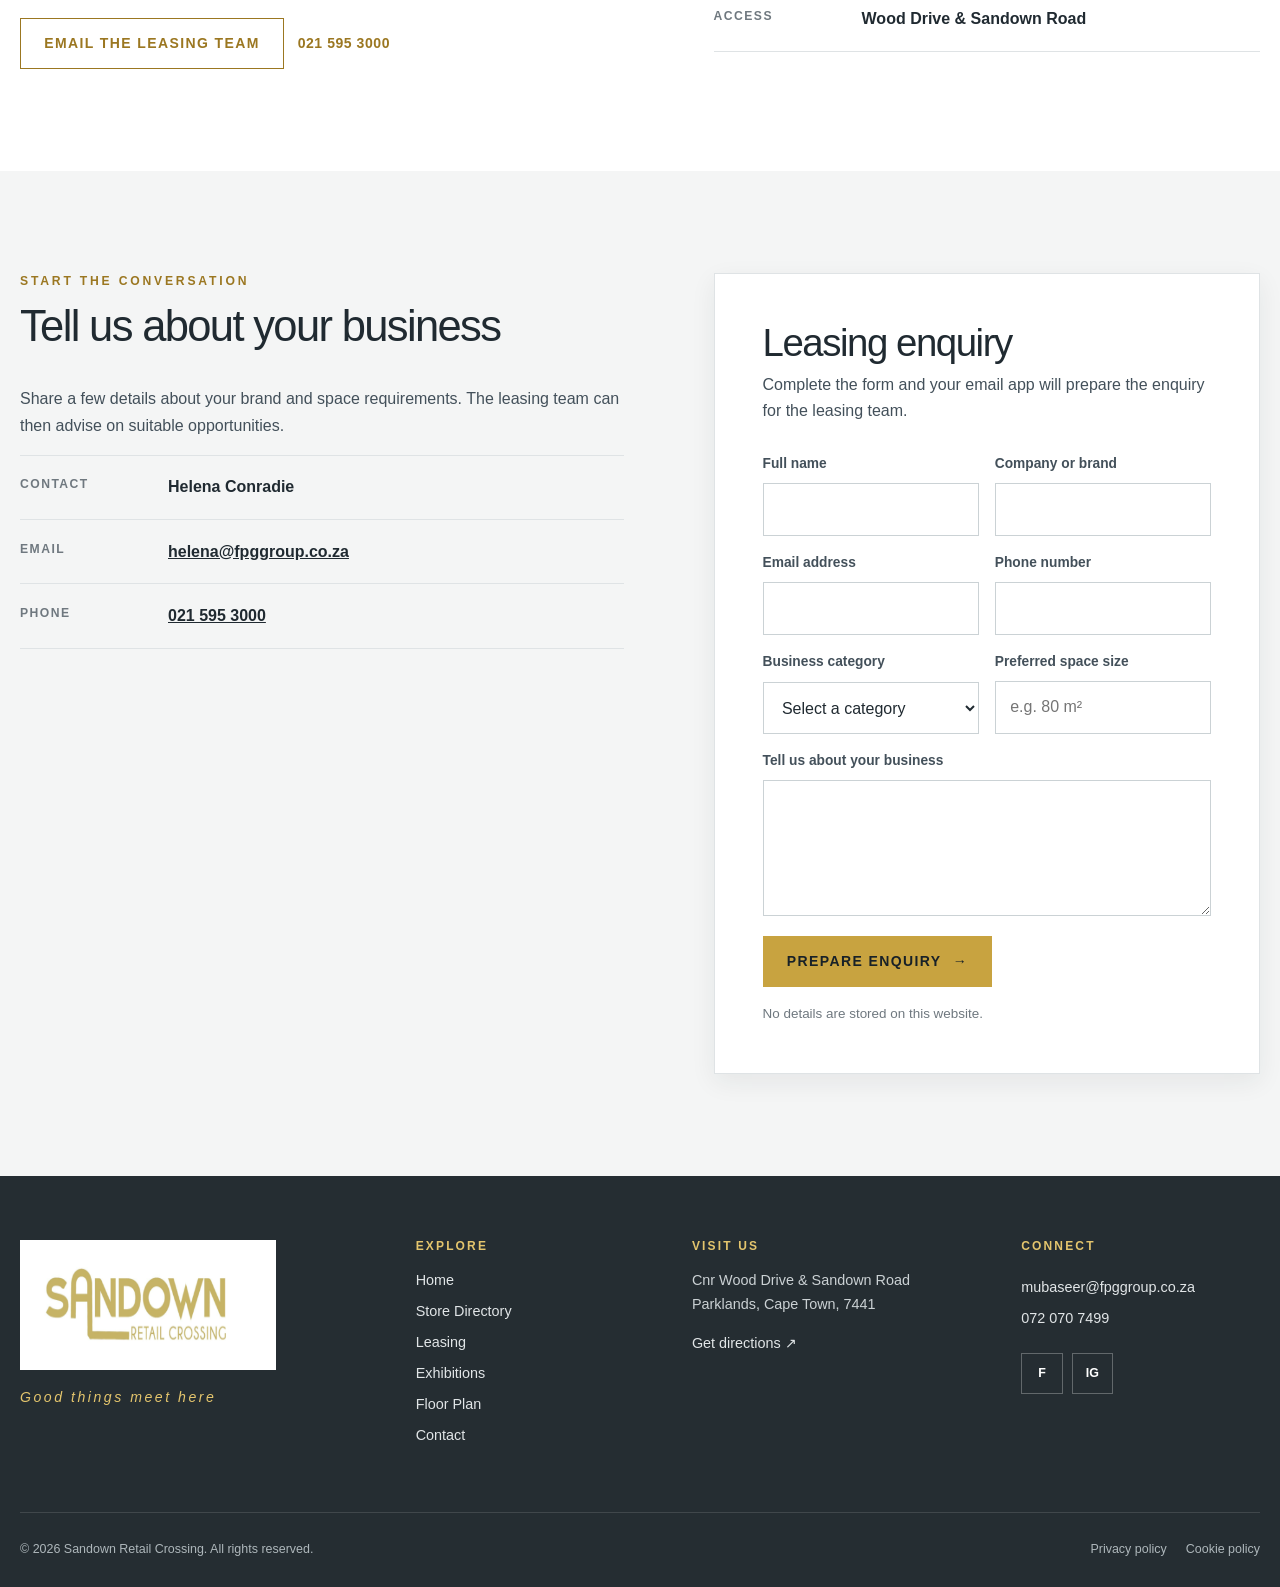
<file: leasing/index.html>
<!doctype html>
<html lang="en-ZA">
  <head>
    <meta charset="utf-8">
    <meta name="viewport" content="width=device-width, initial-scale=1">
    <meta name="description" content="Explore leasing opportunities at Sandown Retail Crossing, a high-traffic retail destination in Parklands, Cape Town.">
    <meta name="theme-color" content="#252d32">
    <title>Leasing | Sandown Retail Crossing</title>
    <link rel="icon" href="../assets/favicon.svg" type="image/svg+xml">
    <link rel="stylesheet" href="../assets/styles.css">
    <script defer src="../assets/stores.js"></script>
    <script defer src="../assets/app.js"></script>
  </head>
  <body>
    <a class="skip-link" href="#main">Skip to content</a>
    <div data-site-header></div>

    <main id="main">
      <section class="page-hero" style="--hero-image:url('../assets/centre-hero.webp');--hero-position:center;" aria-labelledby="page-title">
        <div class="page-hero__inner">
          <p class="eyebrow">A growing retail destination</p>
          <h1 id="page-title">Leasing opportunities</h1>
          <p>Position your business in a modern, accessible centre anchored by leading national retailers and surrounded by a fast-growing community.</p>
          <div class="button-row">
            <a class="button" href="#leasing-enquiry">Enquire about leasing <span aria-hidden="true">↓</span></a>
            <a class="button button--light" href="/floor-plan/">View floor plan</a>
          </div>
        </div>
      </section>

      <section class="section section--mist" aria-labelledby="why-lease-title">
        <div class="shell">
          <div class="section-heading reveal">
            <div>
              <p class="eyebrow">Why Sandown</p>
              <h2 id="why-lease-title">A prime location for lasting growth</h2>
            </div>
            <p class="section-heading__intro">A well-planned retail environment designed around visibility, access and an appealing tenant mix.</p>
          </div>
          <div class="benefit-grid">
            <article class="benefit-card reveal">
              <span class="benefit-card__number">01</span>
              <h3>Prime location</h3>
              <p>Serve an established and growing customer base in Parklands and the wider Blouberg area.</p>
            </article>
            <article class="benefit-card reveal">
              <span class="benefit-card__number">02</span>
              <h3>Strong daily traffic</h3>
              <p>Benefit from grocery anchors, everyday services and restaurants that create regular visits.</p>
            </article>
            <article class="benefit-card reveal">
              <span class="benefit-card__number">03</span>
              <h3>Easy access</h3>
              <p>Convenient access from Wood Drive and Sandown Road, supported by generous open parking.</p>
            </article>
            <article class="benefit-card reveal">
              <span class="benefit-card__number">04</span>
              <h3>Balanced tenant mix</h3>
              <p>Join national retailers, local specialists, dining options and useful community services.</p>
            </article>
          </div>
        </div>
      </section>

      <section class="section" aria-labelledby="leasing-overview-title">
        <div class="shell content-grid">
          <div class="content-copy reveal">
            <p class="eyebrow">Centre overview</p>
            <h2 id="leasing-overview-title">A destination built for convenience</h2>
            <p>Sandown Retail Crossing brings together a vibrant mix of retail brands in a contemporary, high-traffic setting. Its anchors, everyday essentials and food offering support a broad and consistent shopper base.</p>
            <p>If your business would add value to the Sandown community, the leasing team would like to hear from you.</p>
            <div class="button-row">
              <a class="button button--outline" href="mailto:helena@fpggroup.co.za">Email the leasing team</a>
              <a class="text-link" href="tel:+27215953000">021 595 3000</a>
            </div>
          </div>
          <div class="fact-list reveal" aria-label="Centre facts">
            <div class="fact-row"><span>Location</span><strong>Parklands, Cape Town</strong></div>
            <div class="fact-row"><span>Centre size</span><strong>20 500 m² GLA</strong></div>
            <div class="fact-row"><span>Stores</span><strong>50+ shops and services</strong></div>
            <div class="fact-row"><span>Anchors</span><strong>Checkers Hyper &amp; Food Lover's Market</strong></div>
            <div class="fact-row"><span>Access</span><strong>Wood Drive &amp; Sandown Road</strong></div>
          </div>
        </div>
      </section>

      <section class="section section--mist" id="leasing-enquiry" aria-labelledby="leasing-form-title">
        <div class="shell content-grid">
          <div class="content-copy reveal">
            <p class="eyebrow">Start the conversation</p>
            <h2 id="leasing-form-title">Tell us about your business</h2>
            <p>Share a few details about your brand and space requirements. The leasing team can then advise on suitable opportunities.</p>
            <div class="fact-list">
              <div class="fact-row"><span>Contact</span><strong>Helena Conradie</strong></div>
              <div class="fact-row"><span>Email</span><strong><a href="mailto:helena@fpggroup.co.za">helena@fpggroup.co.za</a></strong></div>
              <div class="fact-row"><span>Phone</span><strong><a href="tel:+27215953000">021 595 3000</a></strong></div>
            </div>
          </div>

          <form class="form-panel reveal" data-mailto="helena@fpggroup.co.za" data-subject="Leasing enquiry — Sandown Retail Crossing">
            <h2>Leasing enquiry</h2>
            <p class="form-intro">Complete the form and your email app will prepare the enquiry for the leasing team.</p>
            <div class="field-grid">
              <div class="field">
                <label for="lease-name">Full name</label>
                <input id="lease-name" name="full-name" autocomplete="name" required>
              </div>
              <div class="field">
                <label for="lease-company">Company or brand</label>
                <input id="lease-company" name="company-or-brand" autocomplete="organization" required>
              </div>
              <div class="field">
                <label for="lease-email">Email address</label>
                <input id="lease-email" name="email" type="email" autocomplete="email" required>
              </div>
              <div class="field">
                <label for="lease-phone">Phone number</label>
                <input id="lease-phone" name="phone" type="tel" autocomplete="tel" required>
              </div>
              <div class="field">
                <label for="lease-category">Business category</label>
                <select id="lease-category" name="business-category" required>
                  <option value="">Select a category</option>
                  <option>Food &amp; Retail</option>
                  <option>Health &amp; Beauty</option>
                  <option>Home &amp; Fashion</option>
                  <option>Restaurant or café</option>
                  <option>Speciality</option>
                  <option>Services</option>
                </select>
              </div>
              <div class="field">
                <label for="lease-size">Preferred space size</label>
                <input id="lease-size" name="preferred-space-size" placeholder="e.g. 80 m²">
              </div>
              <div class="field field--full">
                <label for="lease-message">Tell us about your business</label>
                <textarea id="lease-message" name="message" required></textarea>
              </div>
            </div>
            <div class="form-actions">
              <button class="button" type="submit">Prepare enquiry <span aria-hidden="true">→</span></button>
              <p class="form-note">No details are stored on this website.</p>
            </div>
            <p class="form-status" data-form-status aria-live="polite"></p>
          </form>
        </div>
      </section>
    </main>

    <div data-site-footer></div>
  </body>
</html>
</file>
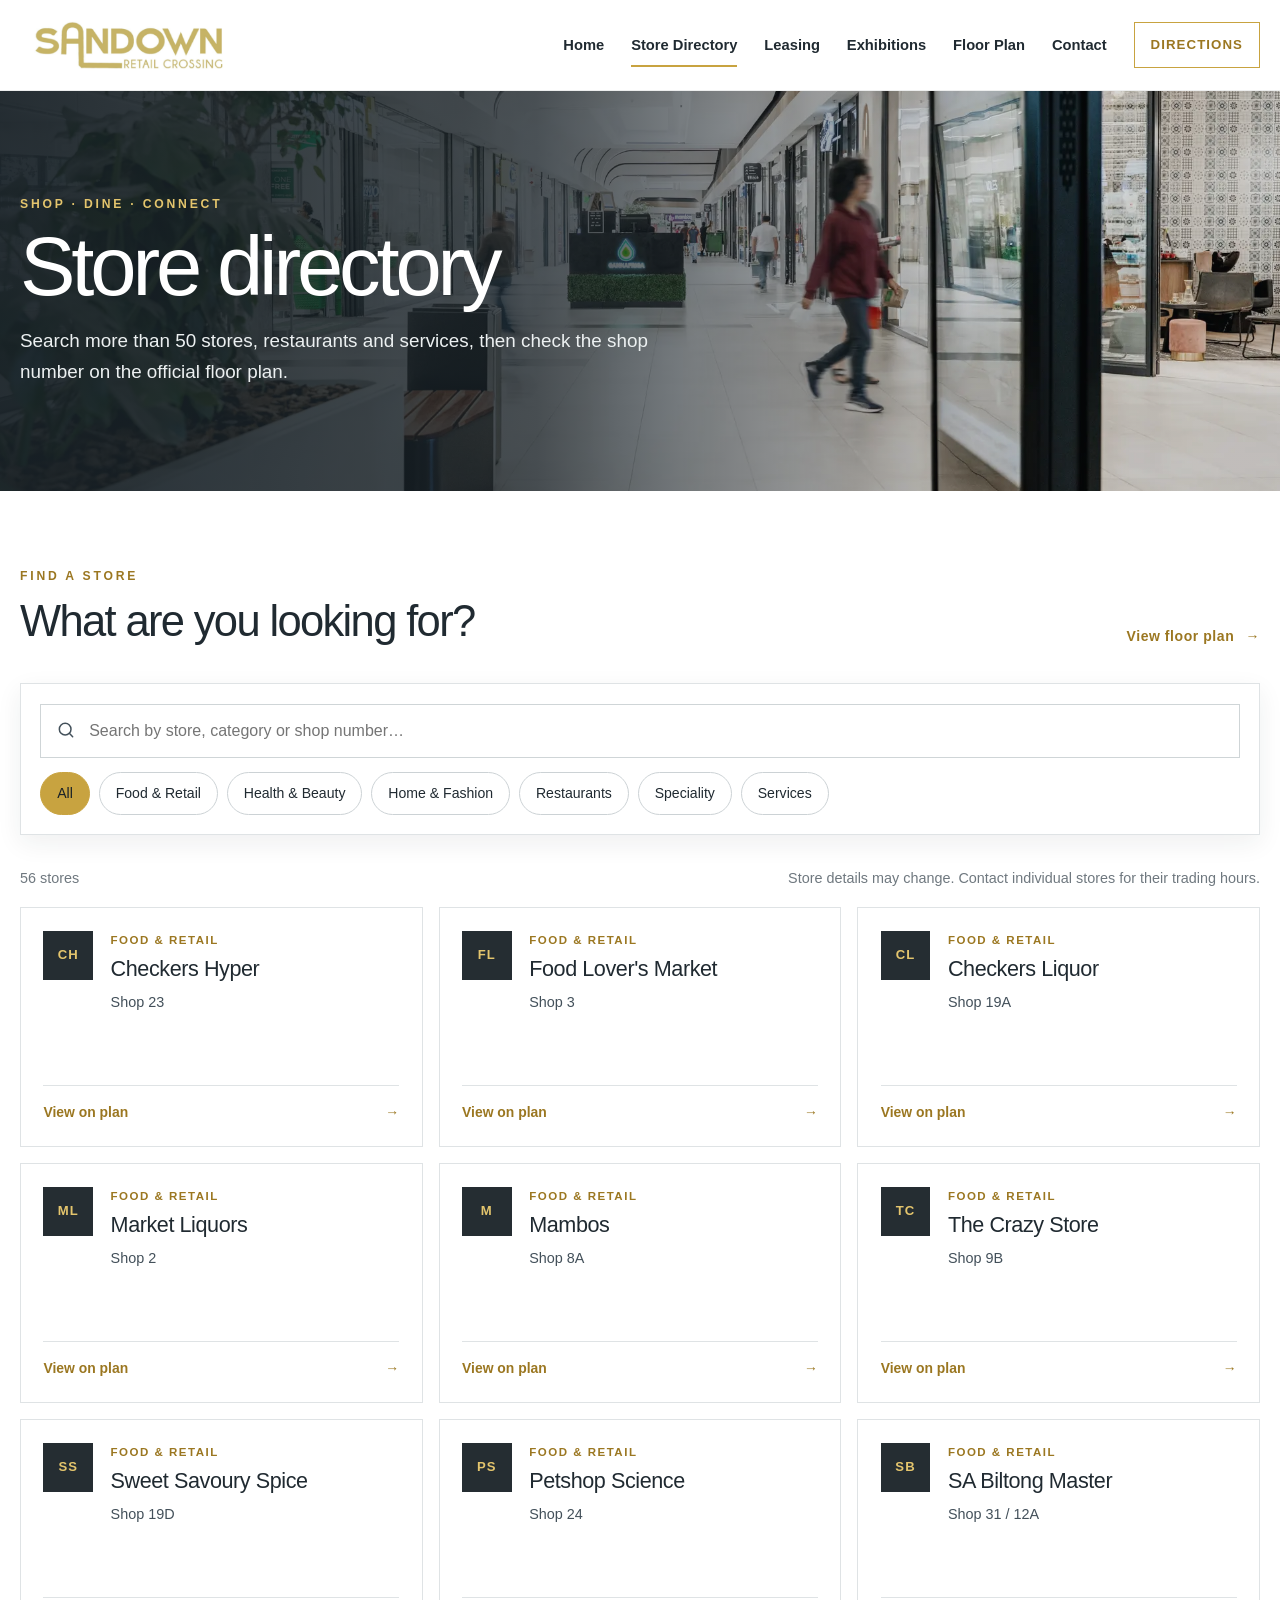
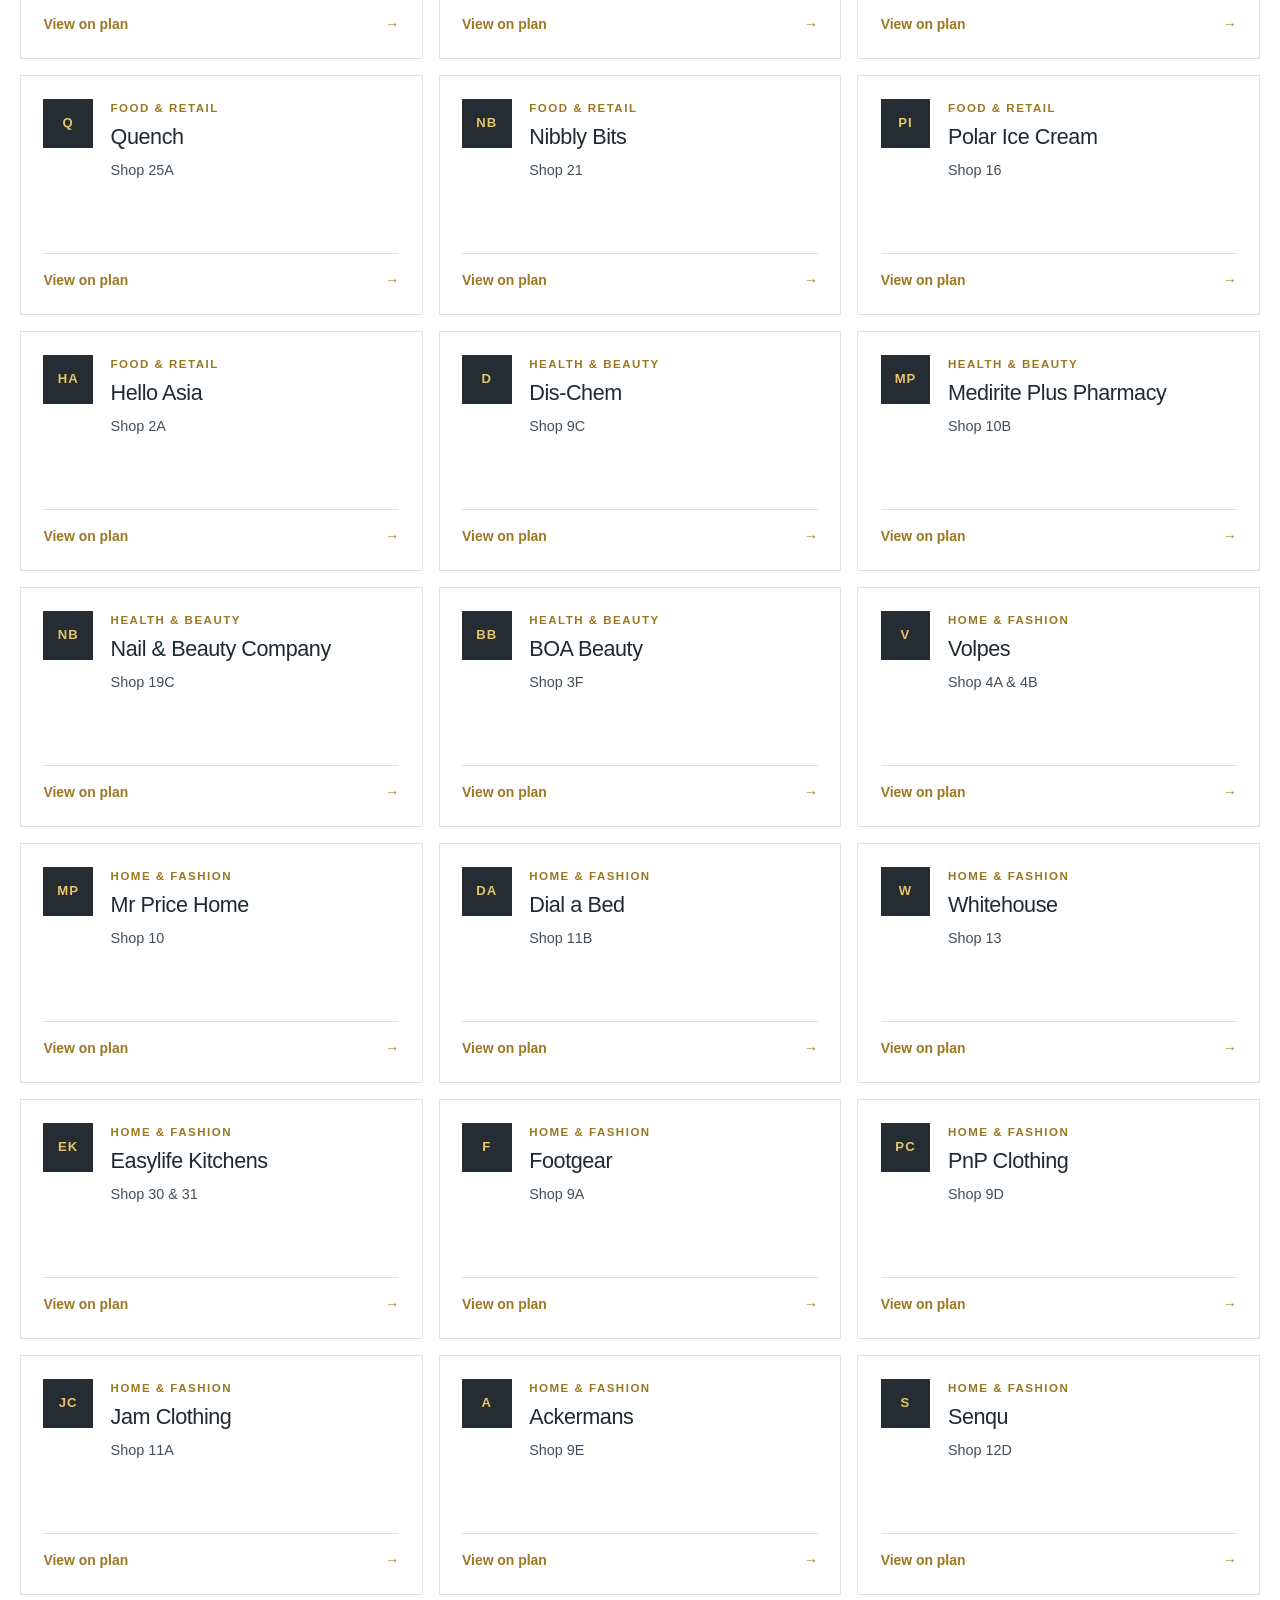
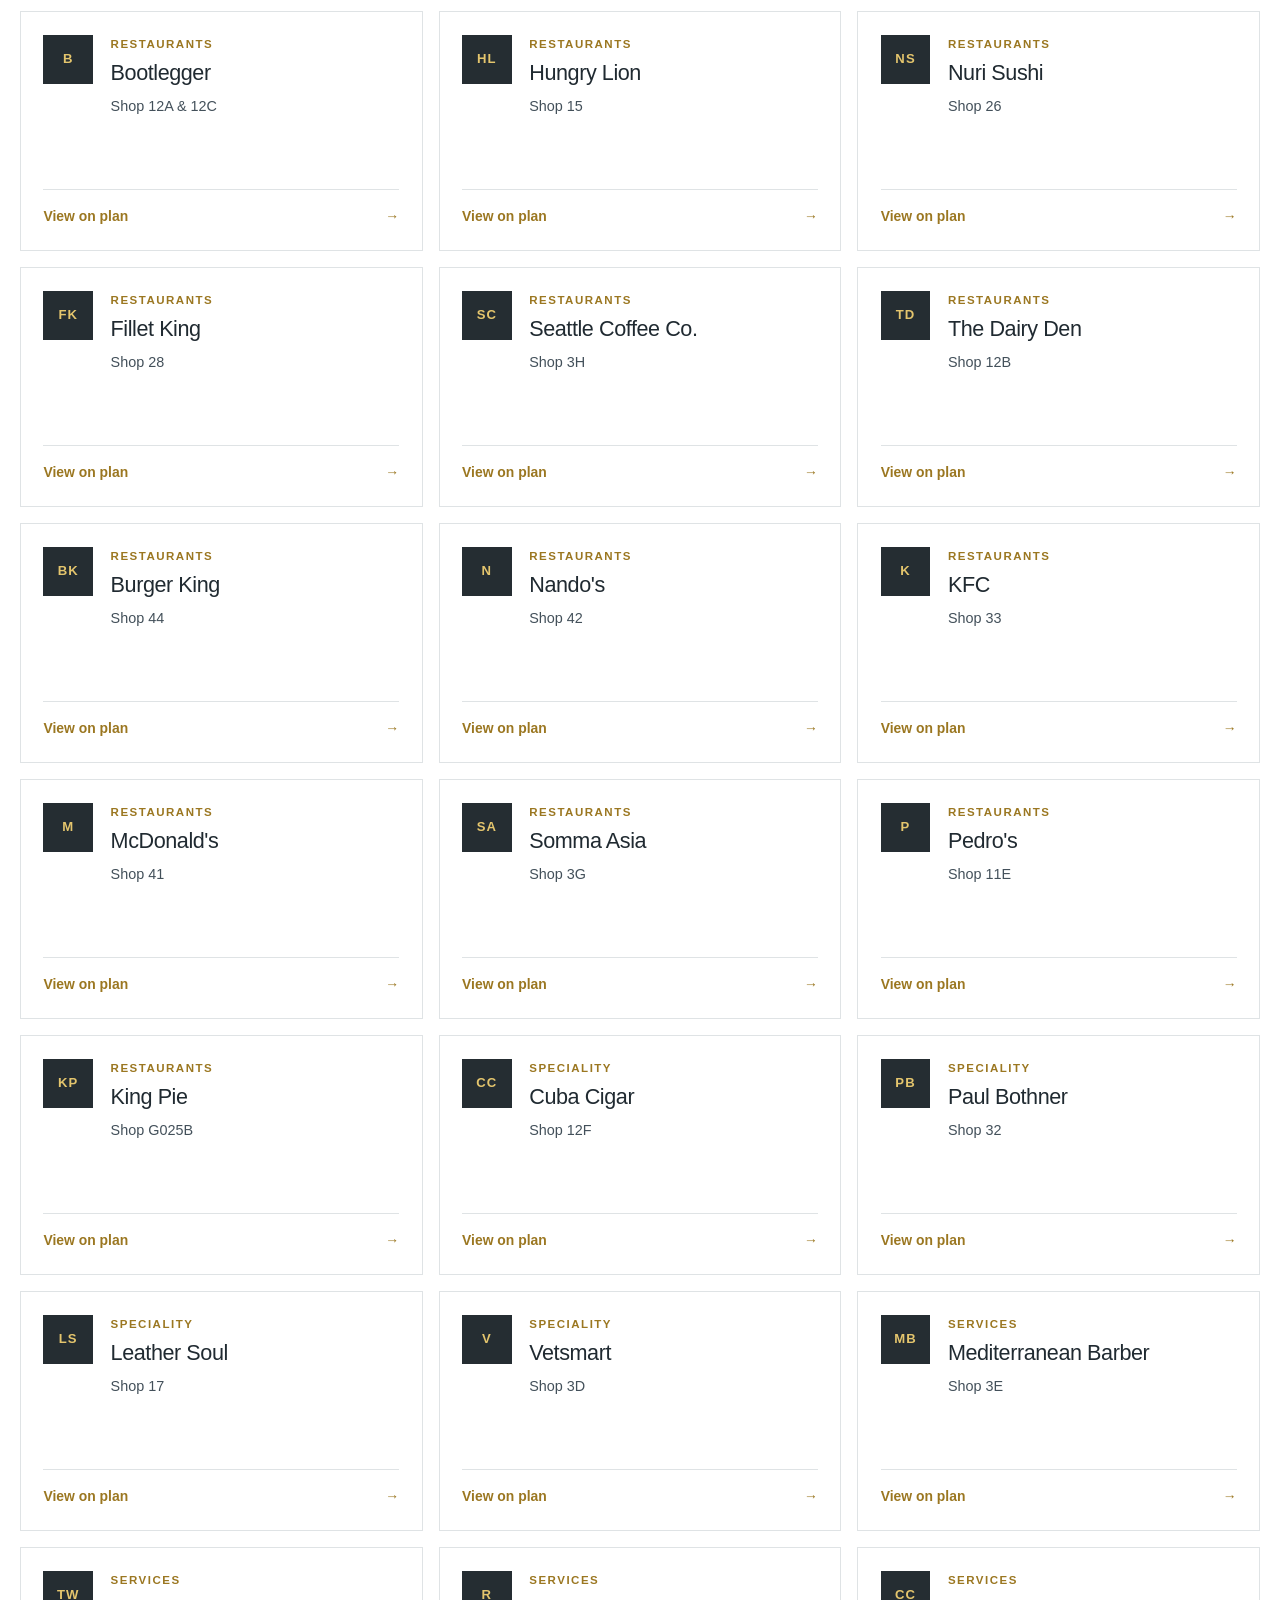
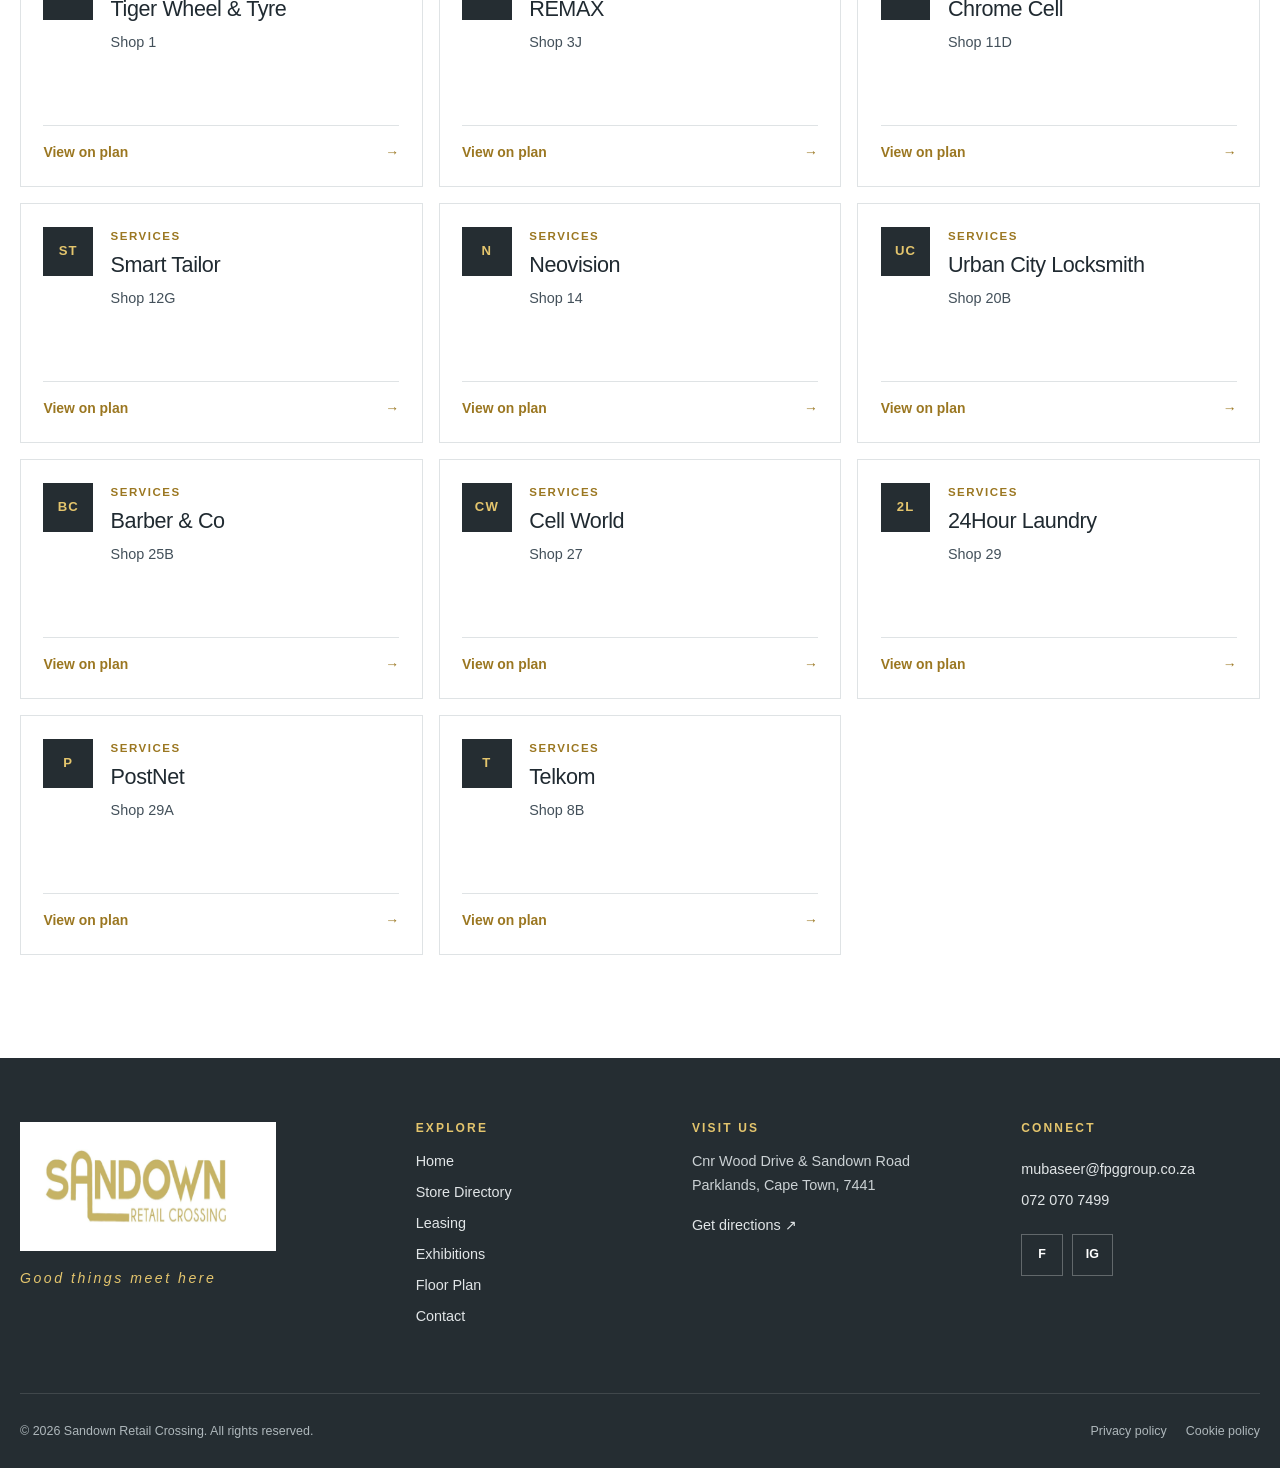
<file: store-directory/index.html>
<!doctype html>
<html lang="en-ZA">
  <head>
    <meta charset="utf-8">
    <meta name="viewport" content="width=device-width, initial-scale=1">
    <meta name="description" content="Search the complete Sandown Retail Crossing store directory by name, category or shop number.">
    <meta name="theme-color" content="#252d32">
    <title>Store Directory | Sandown Retail Crossing</title>
    <link rel="icon" href="../assets/favicon.svg" type="image/svg+xml">
    <link rel="stylesheet" href="../assets/styles.css">
    <script defer src="../assets/stores.js"></script>
    <script defer src="../assets/app.js"></script>
  </head>
  <body>
    <a class="skip-link" href="#main">Skip to content</a>
    <div data-site-header></div>

    <main id="main">
      <section class="page-hero" style="--hero-image:url('../assets/centre-interior-2.webp');--hero-position:center 48%;" aria-labelledby="page-title">
        <div class="page-hero__inner">
          <p class="eyebrow">Shop · Dine · Connect</p>
          <h1 id="page-title">Store directory</h1>
          <p>Search more than 50 stores, restaurants and services, then check the shop number on the official floor plan.</p>
        </div>
      </section>

      <section class="directory-shell shell" data-store-directory aria-labelledby="directory-title">
        <div class="section-heading">
          <div>
            <p class="eyebrow">Find a store</p>
            <h2 id="directory-title">What are you looking for?</h2>
          </div>
          <a class="text-link" href="/floor-plan/">View floor plan <span aria-hidden="true">→</span></a>
        </div>

        <div class="directory-tools">
          <label class="search-field">
            <span class="sr-only">Search stores</span>
            <svg viewBox="0 0 24 24" aria-hidden="true"><circle cx="11" cy="11" r="7"></circle><path d="m20 20-4-4"></path></svg>
            <input type="search" inputmode="search" autocomplete="off" placeholder="Search by store, category or shop number…" data-store-search>
          </label>
          <div class="filter-row" aria-label="Store categories">
            <button class="filter-chip" type="button" data-store-category="All" aria-pressed="true">All</button>
            <button class="filter-chip" type="button" data-store-category="Food &amp; Retail" aria-pressed="false">Food &amp; Retail</button>
            <button class="filter-chip" type="button" data-store-category="Health &amp; Beauty" aria-pressed="false">Health &amp; Beauty</button>
            <button class="filter-chip" type="button" data-store-category="Home &amp; Fashion" aria-pressed="false">Home &amp; Fashion</button>
            <button class="filter-chip" type="button" data-store-category="Restaurants" aria-pressed="false">Restaurants</button>
            <button class="filter-chip" type="button" data-store-category="Speciality" aria-pressed="false">Speciality</button>
            <button class="filter-chip" type="button" data-store-category="Services" aria-pressed="false">Services</button>
          </div>
        </div>

        <div class="results-summary" aria-live="polite">
          <p data-store-count>Loading stores…</p>
          <p>Store details may change. Contact individual stores for their trading hours.</p>
        </div>

        <div class="store-grid" data-store-grid></div>
        <div class="empty-state" data-store-empty hidden>
          <h2>No stores found</h2>
          <p>Try a different name, category or shop number.</p>
        </div>
        <noscript>
          <div class="empty-state">
            <h2>JavaScript is needed for directory search</h2>
            <p>You can still use the official floor plan or contact centre management for help finding a store.</p>
          </div>
        </noscript>
      </section>
    </main>

    <div data-site-footer></div>
  </body>
</html>
</file>
<file: assets/styles.css>
:root {
  --gold: #c8a340;
  --gold-dark: #9b7721;
  --gold-soft: #f5eedc;
  --ink: #202a31;
  --ink-soft: #43505a;
  --charcoal: #252d32;
  --slate: #6f787f;
  --line: #dfe3e5;
  --mist: #f4f5f5;
  --paper: #ffffff;
  --success: #146c43;
  --shadow-sm: 0 8px 24px rgba(27, 37, 43, 0.07);
  --shadow-lg: 0 24px 80px rgba(22, 31, 36, 0.16);
  --shell: 79rem;
  --header-height: 5.65rem;
}

* {
  box-sizing: border-box;
}

html {
  scroll-behavior: smooth;
  background: var(--paper);
  color: var(--ink);
  font-family: "Aptos", "Segoe UI", "Helvetica Neue", Arial, sans-serif;
  font-size: 100%;
}

body {
  margin: 0;
  min-width: 20rem;
  background: var(--paper);
  color: var(--ink);
  font-size: 1rem;
  line-height: 1.65;
  text-rendering: optimizeLegibility;
}

body.menu-open {
  overflow: hidden;
}

img,
svg {
  display: block;
  max-width: 100%;
}

button,
input,
select,
textarea {
  font: inherit;
}

button,
a {
  -webkit-tap-highlight-color: transparent;
}

a {
  color: inherit;
}

a:focus-visible,
button:focus-visible,
input:focus-visible,
select:focus-visible,
textarea:focus-visible {
  outline: 3px solid rgba(200, 163, 64, 0.55);
  outline-offset: 3px;
}

h1,
h2,
h3,
p {
  margin-top: 0;
}

h1,
h2,
h3 {
  text-wrap: balance;
}

h1,
.display-title {
  font-weight: 500;
  letter-spacing: -0.05em;
  line-height: 0.98;
}

h2 {
  font-size: clamp(1.9rem, 3.4vw, 3.25rem);
  font-weight: 500;
  letter-spacing: -0.038em;
  line-height: 1.08;
}

h3 {
  font-size: 1.18rem;
  line-height: 1.25;
}

.shell {
  width: min(calc(100% - 2.5rem), var(--shell));
  margin-inline: auto;
}

.section {
  padding-block: clamp(4.5rem, 8vw, 7.75rem);
}

.section--tight {
  padding-block: clamp(3.25rem, 6vw, 5rem);
}

.section--mist {
  background: var(--mist);
}

.section--dark {
  background: var(--charcoal);
  color: var(--paper);
}

.eyebrow {
  margin-bottom: 0.8rem;
  color: var(--gold-dark);
  font-size: 0.76rem;
  font-weight: 750;
  letter-spacing: 0.23em;
  line-height: 1.4;
  text-transform: uppercase;
}

.section-heading {
  display: flex;
  align-items: end;
  justify-content: space-between;
  gap: 2rem;
  margin-bottom: 2.4rem;
}

.section-heading > div:first-child {
  max-width: 48rem;
}

.section-heading h2,
.section-heading p:last-child {
  margin-bottom: 0;
}

.section-heading__intro {
  max-width: 34rem;
  color: var(--ink-soft);
}

.sr-only {
  position: absolute;
  width: 1px;
  height: 1px;
  padding: 0;
  margin: -1px;
  overflow: hidden;
  clip: rect(0, 0, 0, 0);
  white-space: nowrap;
  border: 0;
}

.skip-link {
  position: fixed;
  top: -5rem;
  left: 1rem;
  z-index: 1000;
  padding: 0.8rem 1rem;
  background: var(--ink);
  color: white;
  text-decoration: none;
}

.skip-link:focus {
  top: 1rem;
}

[data-site-header] {
  display: block;
  min-height: var(--header-height);
}

.site-header {
  position: sticky;
  top: 0;
  z-index: 100;
  min-height: var(--header-height);
  border-bottom: 1px solid rgba(28, 38, 44, 0.08);
  background: rgba(255, 255, 255, 0.96);
  backdrop-filter: blur(16px);
}

.header-inner {
  width: min(calc(100% - 2.5rem), 88rem);
  min-height: var(--header-height);
  margin-inline: auto;
  display: flex;
  align-items: center;
  justify-content: space-between;
  gap: 2.5rem;
}

.brand {
  display: block;
  flex: 0 0 auto;
}

.brand img {
  width: clamp(12.5rem, 19vw, 16.8rem);
  height: auto;
}

.primary-nav {
  display: flex;
  align-items: center;
  gap: clamp(1rem, 2.1vw, 2rem);
}

.primary-nav a {
  position: relative;
  padding-block: 0.6rem;
  color: var(--ink);
  font-size: 0.92rem;
  font-weight: 550;
  text-decoration: none;
  white-space: nowrap;
}

.primary-nav a::after {
  content: "";
  position: absolute;
  right: 0;
  bottom: 0;
  left: 0;
  height: 2px;
  background: var(--gold);
  transform: scaleX(0);
  transform-origin: right;
  transition: transform 180ms ease;
}

.primary-nav a:hover::after,
.primary-nav a[aria-current="page"]::after {
  transform: scaleX(1);
  transform-origin: left;
}

.primary-nav .nav-directions {
  min-height: 2.75rem;
  display: inline-flex;
  align-items: center;
  padding: 0.7rem 1rem;
  border: 1px solid var(--gold);
  color: var(--gold-dark);
  font-size: 0.83rem;
  font-weight: 700;
  letter-spacing: 0.08em;
  text-transform: uppercase;
}

.primary-nav .nav-directions::after {
  display: none;
}

.primary-nav .nav-directions:hover {
  background: var(--gold);
  color: #172027;
}

.menu-toggle {
  display: none;
  width: 3rem;
  height: 3rem;
  border: 0;
  background: transparent;
  cursor: pointer;
}

.menu-toggle span[aria-hidden="true"] {
  width: 1.55rem;
  height: 2px;
  display: block;
  margin: 0.3rem auto;
  background: var(--ink);
  transition: transform 180ms ease, opacity 180ms ease;
}

.menu-toggle[aria-expanded="true"] span[aria-hidden="true"]:nth-of-type(2) {
  transform: translateY(7px) rotate(45deg);
}

.menu-toggle[aria-expanded="true"] span[aria-hidden="true"]:nth-of-type(3) {
  opacity: 0;
}

.menu-toggle[aria-expanded="true"] span[aria-hidden="true"]:nth-of-type(4) {
  transform: translateY(-7px) rotate(-45deg);
}

.button,
.text-link {
  display: inline-flex;
  min-height: 3.15rem;
  align-items: center;
  justify-content: center;
  gap: 0.7rem;
  font-size: 0.875rem;
  font-weight: 750;
  letter-spacing: 0.1em;
  line-height: 1.2;
  text-decoration: none;
  text-transform: uppercase;
  transition: background-color 180ms ease, border-color 180ms ease, color 180ms ease, transform 180ms ease;
}

.button {
  padding: 0.95rem 1.45rem;
  border: 1px solid var(--gold);
  background: var(--gold);
  color: #182127;
  cursor: pointer;
}

.button:hover {
  border-color: var(--gold-dark);
  background: var(--gold-dark);
  color: white;
  transform: translateY(-1px);
}

.button--outline {
  border-color: var(--gold-dark);
  background: transparent;
  color: var(--gold-dark);
}

.button--outline:hover {
  background: var(--gold);
  color: var(--ink);
}

.button--light {
  border-color: rgba(255, 255, 255, 0.65);
  background: transparent;
  color: white;
}

.button--light:hover {
  border-color: white;
  background: white;
  color: var(--ink);
}

.text-link {
  min-height: auto;
  color: var(--gold-dark);
  letter-spacing: 0.04em;
  text-transform: none;
}

.text-link:hover {
  color: var(--ink);
}

.button-row {
  display: flex;
  flex-wrap: wrap;
  gap: 0.85rem;
  margin-top: 1.7rem;
}

.hero {
  min-height: min(44rem, calc(100vh - var(--header-height)));
  display: grid;
  align-items: center;
  background:
    linear-gradient(90deg, rgba(255, 255, 255, 0.98) 0%, rgba(255, 255, 255, 0.86) 34%, rgba(255, 255, 255, 0.1) 68%),
    url("centre-hero.webp") center / cover no-repeat;
}

.hero__inner {
  width: min(calc(100% - 2.5rem), 88rem);
  margin-inline: auto;
}

.hero__content {
  max-width: 42rem;
  padding-block: clamp(5rem, 11vw, 9rem);
}

.hero h1 {
  max-width: 10ch;
  margin-bottom: 1.35rem;
  font-size: clamp(3.8rem, 7.2vw, 7rem);
}

.hero__lede {
  max-width: 36rem;
  margin-bottom: 0;
  color: #323e46;
  font-size: clamp(1.05rem, 1.5vw, 1.22rem);
  line-height: 1.7;
}

.hero__note {
  display: inline-flex;
  align-items: center;
  gap: 0.75rem;
  margin-top: 1.5rem;
  color: var(--ink-soft);
  font-size: 0.92rem;
}

.hero__note::before {
  content: "";
  width: 2rem;
  height: 1px;
  background: var(--gold);
}

.visit-strip {
  border-bottom: 1px solid var(--line);
  background: white;
}

.visit-strip__inner {
  min-height: 7.5rem;
  display: grid;
  grid-template-columns: 1fr 1fr auto;
  align-items: center;
  gap: 2rem;
}

.visit-item {
  display: flex;
  align-items: center;
  gap: 1rem;
}

.visit-item + .visit-item {
  padding-left: 2rem;
  border-left: 1px solid var(--line);
}

.visit-icon {
  width: 3rem;
  height: 3rem;
  flex: 0 0 auto;
  display: grid;
  place-items: center;
  border: 1px solid var(--gold);
  color: var(--gold-dark);
}

.visit-icon svg {
  width: 1.4rem;
  height: 1.4rem;
  fill: none;
  stroke: currentColor;
  stroke-linecap: round;
  stroke-linejoin: round;
  stroke-width: 1.8;
}

.visit-item p {
  margin: 0;
}

.visit-item span {
  display: block;
  margin-bottom: 0.2rem;
  color: var(--slate);
  font-size: 0.74rem;
  font-weight: 700;
  letter-spacing: 0.18em;
  text-transform: uppercase;
}

.category-grid {
  display: grid;
  grid-template-columns: repeat(6, minmax(0, 1fr));
  gap: 0.8rem;
}

.category-card {
  min-height: 13rem;
  display: flex;
  flex-direction: column;
  justify-content: space-between;
  padding: 1.55rem;
  border: 1px solid var(--line);
  background: white;
  color: var(--ink);
  text-decoration: none;
  transition: border-color 180ms ease, box-shadow 180ms ease, transform 180ms ease;
}

.category-card:hover {
  border-color: var(--gold);
  box-shadow: var(--shadow-sm);
  transform: translateY(-3px);
}

.category-card svg {
  width: 2.35rem;
  height: 2.35rem;
  fill: none;
  stroke: var(--gold-dark);
  stroke-linecap: round;
  stroke-linejoin: round;
  stroke-width: 1.55;
}

.category-card h3 {
  margin: 2rem 0 0;
  font-size: 1.03rem;
  font-weight: 650;
}

.category-card span {
  color: var(--gold-dark);
}

.feature-split {
  display: grid;
  grid-template-columns: minmax(0, 1.08fr) minmax(20rem, 0.92fr);
  min-height: 35rem;
  background: var(--mist);
}

.feature-split__image {
  min-height: 31rem;
  background: url("centre-interior-1.webp") center / cover no-repeat;
}

.feature-split__content {
  display: flex;
  flex-direction: column;
  justify-content: center;
  padding: clamp(3rem, 7vw, 6.5rem);
}

.feature-split__content > p:not(.eyebrow) {
  color: var(--ink-soft);
}

.stat-grid {
  display: grid;
  grid-template-columns: repeat(3, minmax(0, 1fr));
  gap: 1px;
  margin-top: 2rem;
  background: var(--line);
  border: 1px solid var(--line);
}

.stat {
  min-height: 7.5rem;
  padding: 1.25rem;
  background: white;
}

.stat strong {
  display: block;
  margin-bottom: 0.2rem;
  color: var(--gold-dark);
  font-size: clamp(1.55rem, 3vw, 2.2rem);
  font-weight: 600;
  line-height: 1.1;
}

.stat span {
  color: var(--ink-soft);
  font-size: 0.85rem;
}

.brand-grid {
  display: grid;
  grid-template-columns: repeat(6, minmax(0, 1fr));
  border-top: 1px solid var(--line);
  border-left: 1px solid var(--line);
}

.brand-tile {
  min-height: 8.5rem;
  display: grid;
  place-items: center;
  padding: 1.25rem;
  border-right: 1px solid var(--line);
  border-bottom: 1px solid var(--line);
  background: white;
  text-align: center;
}

.brand-tile strong {
  font-size: 1.05rem;
  font-weight: 650;
}

.brand-tile span {
  display: block;
  margin-top: 0.25rem;
  color: var(--slate);
  font-size: 0.75rem;
  letter-spacing: 0.08em;
  text-transform: uppercase;
}

.cta-band {
  display: grid;
  grid-template-columns: 1.15fr 0.85fr;
  align-items: stretch;
  background: var(--charcoal);
  color: white;
}

.cta-band__content {
  display: flex;
  flex-direction: column;
  justify-content: center;
  padding: clamp(3rem, 7vw, 6rem);
}

.cta-band__content p:not(.eyebrow) {
  max-width: 39rem;
  color: #d7dcde;
}

.cta-band__image {
  min-height: 28rem;
  background: url("centre-interior-2.webp") center / cover no-repeat;
}

.page-hero {
  position: relative;
  min-height: 25rem;
  display: grid;
  align-items: end;
  overflow: hidden;
  background: var(--charcoal);
  color: white;
}

.page-hero::before {
  content: "";
  position: absolute;
  inset: 0;
  background:
    linear-gradient(90deg, rgba(24, 33, 39, 0.94) 0%, rgba(24, 33, 39, 0.78) 42%, rgba(24, 33, 39, 0.18) 76%),
    var(--hero-image, url("centre-hero.webp")) var(--hero-position, center) / cover no-repeat;
  transform: scale(1.01);
}

.page-hero__inner {
  position: relative;
  z-index: 1;
  width: min(calc(100% - 2.5rem), var(--shell));
  margin-inline: auto;
  padding-block: clamp(4rem, 9vw, 6.5rem);
}

.page-hero h1 {
  max-width: 13ch;
  margin-bottom: 1.1rem;
  font-size: clamp(3.2rem, 6.5vw, 6rem);
}

.page-hero p:not(.eyebrow) {
  max-width: 42rem;
  margin-bottom: 0;
  color: #ecf0f1;
  font-size: clamp(1.02rem, 1.6vw, 1.18rem);
}

.page-hero .eyebrow {
  color: #e4c56d;
}

.directory-shell {
  padding-block: clamp(3rem, 6vw, 5rem) clamp(5rem, 8vw, 8rem);
}

.directory-tools {
  position: sticky;
  top: calc(var(--header-height) + 1rem);
  z-index: 20;
  margin-bottom: 2rem;
  padding: 1.2rem;
  border: 1px solid var(--line);
  background: rgba(255, 255, 255, 0.96);
  box-shadow: var(--shadow-sm);
  backdrop-filter: blur(14px);
}

.search-field {
  position: relative;
}

.search-field svg {
  position: absolute;
  top: 50%;
  left: 1rem;
  width: 1.25rem;
  height: 1.25rem;
  fill: none;
  stroke: var(--ink-soft);
  stroke-linecap: round;
  stroke-width: 1.8;
  transform: translateY(-50%);
}

.search-field input {
  width: 100%;
  min-height: 3.4rem;
  padding: 0.8rem 1rem 0.8rem 3rem;
  border: 1px solid #cfd5d7;
  border-radius: 0;
  background: white;
  color: var(--ink);
  font-size: 1rem;
}

.filter-row {
  display: flex;
  flex-wrap: wrap;
  gap: 0.55rem;
  margin-top: 0.9rem;
}

.filter-chip {
  min-height: 2.65rem;
  padding: 0.55rem 1rem;
  border: 1px solid #ccd2d5;
  border-radius: 99rem;
  background: white;
  color: var(--ink);
  cursor: pointer;
  font-size: 0.88rem;
}

.filter-chip:hover,
.filter-chip[aria-pressed="true"] {
  border-color: var(--gold);
  background: var(--gold);
  color: #172027;
}

.results-summary {
  display: flex;
  align-items: center;
  justify-content: space-between;
  gap: 1rem;
  margin: 1.6rem 0 1rem;
}

.results-summary p {
  margin: 0;
  color: var(--slate);
  font-size: 0.9rem;
}

.store-grid {
  display: grid;
  grid-template-columns: repeat(3, minmax(0, 1fr));
  gap: 1rem;
}

.store-card {
  min-height: 15rem;
  display: grid;
  grid-template-columns: auto 1fr;
  grid-template-rows: 1fr auto;
  gap: 1.1rem;
  padding: 1.4rem;
  border: 1px solid var(--line);
  background: white;
  transition: border-color 180ms ease, box-shadow 180ms ease, transform 180ms ease;
}

.store-card:hover {
  border-color: var(--gold);
  box-shadow: var(--shadow-sm);
  transform: translateY(-2px);
}

.store-card__mark {
  width: 3.1rem;
  height: 3.1rem;
  display: grid;
  place-items: center;
  background: var(--charcoal);
  color: #e4c56d;
  font-size: 0.82rem;
  font-weight: 800;
  letter-spacing: 0.08em;
}

.store-card__body {
  align-self: start;
}

.store-card__category {
  margin-bottom: 0.45rem;
  color: var(--gold-dark);
  font-size: 0.72rem;
  font-weight: 700;
  letter-spacing: 0.13em;
  text-transform: uppercase;
}

.store-card h2 {
  margin-bottom: 0.7rem;
  font-size: 1.35rem;
  letter-spacing: -0.02em;
}

.store-card__shop {
  margin-bottom: 0;
  color: var(--ink-soft);
  font-size: 0.9rem;
}

.store-card > a {
  grid-column: 1 / -1;
  display: flex;
  align-items: center;
  justify-content: space-between;
  padding-top: 0.9rem;
  border-top: 1px solid var(--line);
  color: var(--gold-dark);
  font-size: 0.87rem;
  font-weight: 700;
  text-decoration: none;
}

.empty-state {
  padding: 4rem 1.5rem;
  border: 1px dashed #cbd1d4;
  background: var(--mist);
  text-align: center;
}

.empty-state h2 {
  margin-bottom: 0.5rem;
  font-size: 1.7rem;
}

.empty-state p {
  margin-bottom: 0;
  color: var(--ink-soft);
}

.benefit-grid {
  display: grid;
  grid-template-columns: repeat(4, minmax(0, 1fr));
  gap: 1rem;
}

.benefit-card {
  min-height: 15rem;
  padding: 1.7rem;
  border: 1px solid var(--line);
  background: white;
}

.benefit-card__number {
  display: block;
  margin-bottom: 2.6rem;
  color: var(--gold-dark);
  font-size: 0.78rem;
  font-weight: 750;
  letter-spacing: 0.15em;
}

.benefit-card h3 {
  margin-bottom: 0.65rem;
}

.benefit-card p {
  margin-bottom: 0;
  color: var(--ink-soft);
}

.content-grid {
  display: grid;
  grid-template-columns: minmax(0, 1.05fr) minmax(20rem, 0.95fr);
  gap: clamp(2.5rem, 7vw, 6.5rem);
  align-items: start;
}

.content-copy > p:not(.eyebrow) {
  color: var(--ink-soft);
}

.fact-list {
  display: grid;
  border-top: 1px solid var(--line);
}

.fact-row {
  display: grid;
  grid-template-columns: 8rem 1fr;
  gap: 1.25rem;
  padding-block: 1.15rem;
  border-bottom: 1px solid var(--line);
}

.fact-row span:first-child {
  color: var(--slate);
  font-size: 0.76rem;
  font-weight: 750;
  letter-spacing: 0.12em;
  text-transform: uppercase;
}

.fact-row strong {
  font-weight: 650;
}

.use-case-grid {
  display: grid;
  grid-template-columns: repeat(3, minmax(0, 1fr));
  gap: 1rem;
}

.use-case-card {
  min-height: 19rem;
  display: flex;
  flex-direction: column;
  justify-content: end;
  padding: 1.8rem;
  border: 1px solid rgba(255, 255, 255, 0.18);
  background: linear-gradient(160deg, rgba(255,255,255,.11), rgba(255,255,255,.035));
}

.use-case-card span {
  color: #e4c56d;
  font-size: 2.4rem;
  font-weight: 300;
}

.use-case-card h3 {
  margin: 1.5rem 0 0.55rem;
  color: white;
  font-size: 1.45rem;
}

.use-case-card p {
  margin-bottom: 0;
  color: #ced4d7;
}

.form-panel {
  padding: clamp(1.5rem, 4vw, 3rem);
  border: 1px solid var(--line);
  background: white;
  box-shadow: var(--shadow-sm);
}

.form-panel h2 {
  margin-bottom: 0.5rem;
  font-size: clamp(1.7rem, 3vw, 2.45rem);
}

.form-intro {
  margin-bottom: 1.75rem;
  color: var(--ink-soft);
}

.field-grid {
  display: grid;
  grid-template-columns: repeat(2, minmax(0, 1fr));
  gap: 1rem;
}

.field {
  display: grid;
  gap: 0.45rem;
}

.field--full {
  grid-column: 1 / -1;
}

.field label {
  color: var(--ink-soft);
  font-size: 0.86rem;
  font-weight: 650;
}

.field input,
.field select,
.field textarea {
  width: 100%;
  min-height: 3.2rem;
  padding: 0.78rem 0.9rem;
  border: 1px solid #cbd2d5;
  border-radius: 0;
  background: white;
  color: var(--ink);
  font-size: 1rem;
}

.field textarea {
  min-height: 8.5rem;
  resize: vertical;
}

.form-actions {
  display: flex;
  align-items: center;
  flex-wrap: wrap;
  gap: 1rem;
  margin-top: 1.25rem;
}

.form-note,
.form-status {
  margin: 0;
  color: var(--slate);
  font-size: 0.84rem;
}

.form-status {
  color: var(--success);
  font-weight: 650;
}

.floor-plan-layout {
  display: grid;
  grid-template-columns: minmax(0, 1fr) 20rem;
  gap: 1.2rem;
  align-items: start;
}

.plan-panel,
.plan-directory {
  border: 1px solid var(--line);
  background: white;
  box-shadow: var(--shadow-sm);
}

.plan-toolbar {
  display: flex;
  align-items: center;
  justify-content: space-between;
  gap: 1rem;
  padding: 0.9rem 1rem;
  border-bottom: 1px solid var(--line);
}

.zoom-controls {
  display: flex;
  align-items: center;
  gap: 0.45rem;
}

.icon-button {
  min-width: 2.75rem;
  min-height: 2.75rem;
  display: grid;
  place-items: center;
  border: 1px solid #cbd2d5;
  background: white;
  color: var(--ink);
  cursor: pointer;
  font-size: 1.15rem;
}

.icon-button:hover:not(:disabled) {
  border-color: var(--gold);
  background: var(--gold-soft);
}

.icon-button:disabled {
  cursor: not-allowed;
  opacity: 0.42;
}

.zoom-value {
  min-width: 3.5rem;
  color: var(--slate);
  font-size: 0.82rem;
  text-align: center;
}

.plan-viewport {
  max-height: 48rem;
  overflow: auto;
  background: #eef0ea;
  overscroll-behavior: contain;
}

.plan-viewport img {
  width: 100%;
  max-width: none;
  height: auto;
  transition: width 180ms ease;
}

.plan-directory {
  position: sticky;
  top: calc(var(--header-height) + 1rem);
  max-height: 54rem;
  overflow: hidden;
}

.plan-directory__head {
  padding: 1.15rem;
  border-bottom: 1px solid var(--line);
}

.plan-directory__head h2 {
  margin-bottom: 0.9rem;
  font-size: 1.55rem;
}

.plan-directory__meta {
  display: flex;
  align-items: center;
  justify-content: space-between;
  gap: 1rem;
  margin-top: 0.65rem;
}

.plan-directory__meta p {
  margin: 0;
  color: var(--slate);
  font-size: 0.8rem;
}

.plan-store-list {
  max-height: 37rem;
  margin: 0;
  padding: 0;
  overflow-y: auto;
  list-style: none;
}

.plan-store-list li {
  display: grid;
  grid-template-columns: 2.35rem 1fr;
  align-items: center;
  gap: 0.75rem;
  padding: 0.8rem 1rem;
  border-bottom: 1px solid var(--line);
}

.plan-store-list strong,
.plan-store-list small {
  display: block;
}

.plan-store-list strong {
  font-size: 0.9rem;
  line-height: 1.35;
}

.plan-store-list small {
  margin-top: 0.15rem;
  color: var(--slate);
  font-size: 0.72rem;
}

.plan-shop {
  width: 2.25rem;
  min-height: 2.25rem;
  display: grid;
  place-items: center;
  border-radius: 50%;
  background: var(--charcoal);
  color: #e4c56d;
  font-size: 0.68rem;
  font-weight: 800;
  text-align: center;
}

.plan-dialog {
  width: min(96vw, 95rem);
  max-width: none;
  height: min(92vh, 64rem);
  padding: 0;
  border: 0;
  background: white;
  box-shadow: var(--shadow-lg);
}

.plan-dialog::backdrop {
  background: rgba(15, 22, 26, 0.82);
}

.plan-dialog__bar {
  position: sticky;
  top: 0;
  z-index: 1;
  display: flex;
  align-items: center;
  justify-content: space-between;
  gap: 1rem;
  padding: 0.85rem 1rem;
  border-bottom: 1px solid var(--line);
  background: white;
}

.plan-dialog__bar strong {
  font-size: 0.95rem;
}

.plan-dialog__body {
  height: calc(100% - 4.5rem);
  overflow: auto;
}

.plan-dialog__body img {
  width: max(100%, 75rem);
  max-width: none;
}

.plan-note {
  margin-top: 1.2rem;
  color: var(--slate);
  font-size: 0.86rem;
}

.contact-grid {
  display: grid;
  grid-template-columns: minmax(0, 1.05fr) minmax(19rem, 0.95fr);
  gap: clamp(2rem, 6vw, 5rem);
  align-items: start;
}

.contact-list {
  display: grid;
  gap: 1px;
  border: 1px solid var(--line);
  background: var(--line);
}

.contact-item {
  display: grid;
  grid-template-columns: 3rem 1fr;
  gap: 1rem;
  padding: 1.35rem;
  background: white;
}

.contact-item svg {
  width: 1.55rem;
  height: 1.55rem;
  margin-top: 0.15rem;
  fill: none;
  stroke: var(--gold-dark);
  stroke-linecap: round;
  stroke-linejoin: round;
  stroke-width: 1.7;
}

.contact-item h3 {
  margin-bottom: 0.25rem;
  font-size: 1rem;
}

.contact-item p,
.contact-item a {
  margin: 0;
  color: var(--ink-soft);
  text-decoration: none;
}

.contact-item a:hover {
  color: var(--gold-dark);
}

.map-panel {
  min-height: 30rem;
  border: 1px solid var(--line);
  background: var(--mist);
}

.map-panel iframe {
  width: 100%;
  min-height: 30rem;
  display: block;
  border: 0;
  filter: grayscale(0.3) contrast(0.95);
}

.hours-table {
  width: 100%;
  border-collapse: collapse;
}

.hours-table th,
.hours-table td {
  padding: 0.9rem 0;
  border-bottom: 1px solid var(--line);
  font-size: 0.94rem;
  text-align: left;
}

.hours-table th {
  font-weight: 600;
}

.hours-table td {
  color: var(--ink-soft);
  text-align: right;
}

.not-found {
  min-height: 70vh;
  display: grid;
  place-items: center;
  padding: 4rem 1.25rem;
  background: var(--mist);
  text-align: center;
}

.not-found__content {
  max-width: 40rem;
}

.not-found__code {
  display: block;
  color: var(--gold-dark);
  font-size: clamp(5rem, 16vw, 10rem);
  font-weight: 300;
  letter-spacing: -0.08em;
  line-height: 0.8;
}

.not-found h1 {
  margin: 2rem 0 1rem;
  font-size: clamp(2.4rem, 6vw, 4rem);
}

.site-footer {
  background: var(--charcoal);
  color: white;
}

.footer-main {
  display: grid;
  grid-template-columns: 1.25fr 0.8fr 1fr 0.9fr;
  gap: clamp(2rem, 5vw, 5rem);
  padding-block: 4rem;
}

.footer-logo {
  width: min(100%, 16rem);
  display: block;
  padding: 0.7rem;
  background: white;
}

.footer-brand p {
  margin: 1rem 0 0;
  color: #e4c56d;
  font-size: 0.88rem;
  font-style: italic;
  letter-spacing: 0.18em;
}

.footer-main h2 {
  margin-bottom: 1rem;
  color: #e4c56d;
  font-size: 0.75rem;
  font-weight: 750;
  letter-spacing: 0.18em;
  text-transform: uppercase;
}

.footer-links nav,
.footer-connect {
  display: grid;
  align-content: start;
  gap: 0.45rem;
}

.footer-links a,
.footer-connect > a,
.footer-visit a {
  width: fit-content;
  color: #e1e5e7;
  font-size: 0.9rem;
  text-decoration: none;
}

.footer-links a:hover,
.footer-connect > a:hover,
.footer-visit a:hover {
  color: #e4c56d;
}

.footer-visit p {
  margin-bottom: 0.85rem;
  color: #cbd1d4;
  font-size: 0.9rem;
}

.social-links {
  display: flex;
  gap: 0.55rem;
  margin-top: 0.9rem;
}

.social-links a {
  width: 2.6rem;
  height: 2.6rem;
  display: grid;
  place-items: center;
  border: 1px solid rgba(255, 255, 255, 0.28);
  color: white;
  font-size: 0.78rem;
  font-weight: 750;
  text-decoration: none;
  text-transform: uppercase;
}

.social-links a:hover {
  border-color: #e4c56d;
  color: #e4c56d;
}

.footer-legal {
  min-height: 4.7rem;
  display: flex;
  align-items: center;
  justify-content: space-between;
  gap: 1.5rem;
  border-top: 1px solid rgba(255, 255, 255, 0.12);
  color: #aeb7bb;
  font-size: 0.78rem;
}

.footer-legal p {
  margin: 0;
}

.footer-legal div {
  display: flex;
  gap: 1.2rem;
}

.footer-legal a {
  color: inherit;
  text-decoration: none;
}

.footer-legal a:hover {
  color: white;
}

.has-js .reveal {
  opacity: 0;
  transform: translateY(18px);
  transition: opacity 520ms ease, transform 520ms ease;
}

.has-js .reveal.is-visible {
  opacity: 1;
  transform: none;
}

@media (max-width: 1100px) {
  .category-grid {
    grid-template-columns: repeat(3, minmax(0, 1fr));
  }

  .benefit-grid {
    grid-template-columns: repeat(2, minmax(0, 1fr));
  }

  .brand-grid {
    grid-template-columns: repeat(3, minmax(0, 1fr));
  }

  .store-grid {
    grid-template-columns: repeat(2, minmax(0, 1fr));
  }

  .footer-main {
    grid-template-columns: 1.2fr 0.8fr 1fr;
  }

  .footer-connect {
    grid-column: 3;
  }
}

@media (max-width: 960px) {
  :root {
    --header-height: 5rem;
  }

  .header-inner {
    width: min(calc(100% - 2rem), 88rem);
  }

  .menu-toggle {
    display: block;
  }

  .primary-nav {
    position: fixed;
    inset: var(--header-height) 0 auto;
    max-height: calc(100vh - var(--header-height));
    display: none;
    align-items: stretch;
    flex-direction: column;
    gap: 0;
    padding: 1rem 1.25rem 1.5rem;
    overflow-y: auto;
    border-top: 1px solid var(--line);
    background: white;
    box-shadow: var(--shadow-lg);
  }

  .primary-nav[data-open] {
    display: flex;
  }

  .primary-nav a {
    min-height: 3.25rem;
    display: flex;
    align-items: center;
    padding-inline: 0.25rem;
    border-bottom: 1px solid var(--line);
    font-size: 1rem;
  }

  .primary-nav a::after {
    display: none;
  }

  .primary-nav a[aria-current="page"] {
    color: var(--gold-dark);
  }

  .primary-nav .nav-directions {
    width: 100%;
    margin-top: 0.9rem;
    justify-content: center;
    border: 1px solid var(--gold);
  }

  .hero {
    min-height: 40rem;
    background:
      linear-gradient(90deg, rgba(255, 255, 255, 0.98) 0%, rgba(255, 255, 255, 0.86) 52%, rgba(255, 255, 255, 0.24) 100%),
      url("centre-hero.webp") 62% center / cover no-repeat;
  }

  .visit-strip__inner {
    grid-template-columns: 1fr 1fr;
    padding-block: 1.5rem;
  }

  .visit-strip__inner > .button {
    grid-column: 1 / -1;
  }

  .feature-split,
  .cta-band,
  .content-grid,
  .contact-grid {
    grid-template-columns: 1fr;
  }

  .feature-split__image {
    min-height: 26rem;
  }

  .cta-band__image {
    min-height: 24rem;
    order: -1;
  }

  .floor-plan-layout {
    grid-template-columns: 1fr;
  }

  .plan-directory {
    position: static;
    max-height: none;
  }

  .plan-store-list {
    max-height: 28rem;
  }
}

@media (max-width: 720px) {
  .shell,
  .hero__inner,
  .page-hero__inner {
    width: min(calc(100% - 2rem), var(--shell));
  }

  .section-heading {
    align-items: start;
    flex-direction: column;
  }

  .hero {
    min-height: 37rem;
    background:
      linear-gradient(180deg, rgba(255, 255, 255, 0.91) 0%, rgba(255, 255, 255, 0.91) 100%),
      url("centre-hero.webp") 58% center / cover no-repeat;
  }

  .hero h1 {
    font-size: clamp(3.45rem, 15vw, 5rem);
  }

  .visit-strip__inner,
  .category-grid,
  .stat-grid,
  .brand-grid,
  .store-grid,
  .benefit-grid,
  .use-case-grid,
  .field-grid,
  .footer-main {
    grid-template-columns: 1fr;
  }

  .visit-strip__inner {
    gap: 1.25rem;
  }

  .visit-item + .visit-item {
    padding: 1.25rem 0 0;
    border-top: 1px solid var(--line);
    border-left: 0;
  }

  .visit-strip__inner > .button {
    grid-column: auto;
  }

  .category-card {
    min-height: 10rem;
  }

  .feature-split__image,
  .cta-band__image {
    min-height: 20rem;
  }

  .feature-split__content,
  .cta-band__content {
    padding: 3rem 1.25rem;
  }

  .stat-grid {
    gap: 1px;
  }

  .page-hero {
    min-height: 22rem;
  }

  .page-hero::before {
    background:
      linear-gradient(90deg, rgba(24, 33, 39, 0.92), rgba(24, 33, 39, 0.55)),
      var(--hero-image, url("centre-hero.webp")) var(--hero-position, center) / cover no-repeat;
  }

  .page-hero h1 {
    font-size: clamp(3rem, 14vw, 4.5rem);
  }

  .directory-tools {
    position: static;
    padding: 0;
    border: 0;
    box-shadow: none;
  }

  .store-card {
    min-height: 13rem;
  }

  .fact-row {
    grid-template-columns: 1fr;
    gap: 0.35rem;
  }

  .field--full {
    grid-column: auto;
  }

  .plan-toolbar {
    align-items: start;
    flex-direction: column;
  }

  .plan-viewport {
    max-height: 32rem;
  }

  .footer-connect {
    grid-column: auto;
  }

  .footer-legal {
    align-items: start;
    flex-direction: column;
    padding-block: 1.4rem;
  }
}

@media (max-width: 420px) {
  .brand img {
    width: 12rem;
  }

  .filter-row {
    flex-wrap: nowrap;
    padding-bottom: 0.35rem;
    overflow-x: auto;
  }

  .filter-chip {
    flex: 0 0 auto;
  }

  .button-row .button {
    width: 100%;
  }
}

@media (prefers-reduced-motion: reduce) {
  html {
    scroll-behavior: auto;
  }

  *,
  *::before,
  *::after {
    scroll-behavior: auto !important;
    transition-duration: 0.01ms !important;
    animation-duration: 0.01ms !important;
    animation-iteration-count: 1 !important;
  }

  .has-js .reveal {
    opacity: 1;
    transform: none;
  }
}
</file>
